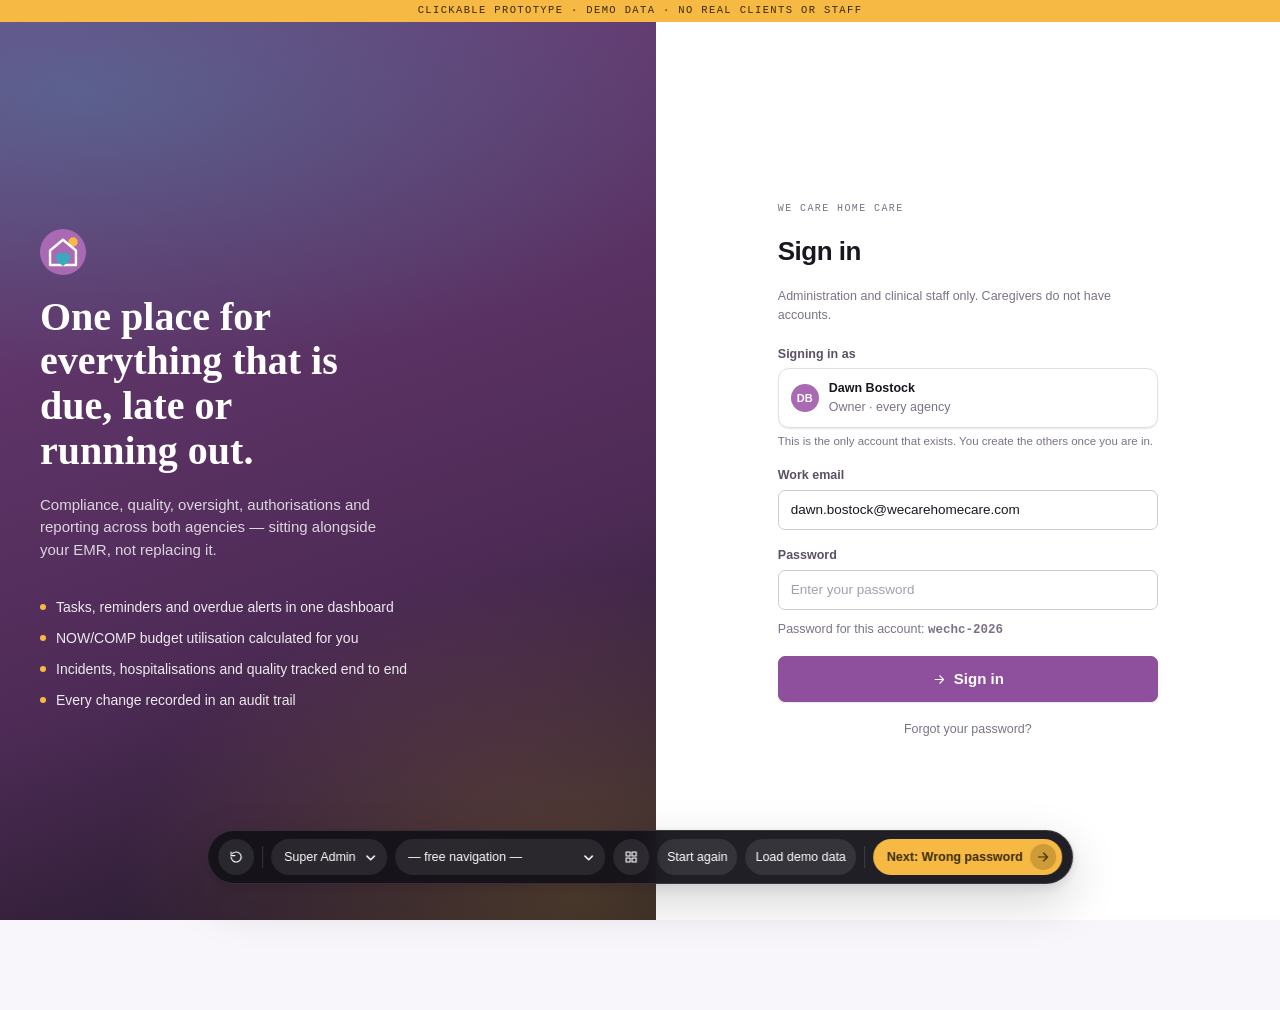
<file: prototype/index.html>
<!doctype html>
<html lang="en">
<head>
<meta charset="utf-8">
<meta name="viewport" content="width=device-width, initial-scale=1">
<meta name="robots" content="noindex, nofollow">
<title>We Care Home Care — Operations System (clickable prototype)</title>
<link rel="icon" href="assets/logo.svg">
<link rel="stylesheet" href="css/tokens.css">
<link rel="stylesheet" href="css/app.css">
<link rel="stylesheet" href="css/components.css">
</head>
<body>

<div class="demo-flag">Clickable prototype · demo data · no real clients or staff</div>

<div id="app"></div>
<div id="overlay" class="ovl" style="display:none"></div>
<div id="toasts" class="toast-wrap"></div>
<div id="chrome" class="chrome"></div>

<!-- plain scripts, no modules: this has to run from file:// -->
<script src="js/seed.js"></script>
<script src="js/demo.js"></script>
<script src="js/db.js"></script>
<script src="js/data.js"></script>
<script src="js/alerts.js"></script>
<script src="js/ui.js"></script>
<script src="js/app.js"></script>

<script src="js/screens/auth.js"></script>
<script src="js/screens/dashboard.js"></script>
<script src="js/screens/clients.js"></script>
<script src="js/screens/caregivers.js"></script>
<script src="js/screens/budget.js"></script>
<script src="js/screens/tasks.js"></script>
<script src="js/screens/incidents.js"></script>
<script src="js/screens/hospitalisations.js"></script>
<script src="js/screens/quality.js"></script>
<script src="js/screens/isp.js"></script>
<script src="js/screens/oversight.js"></script>
<script src="js/screens/calendar.js"></script>
<script src="js/screens/reports.js"></script>
<script src="js/screens/settings.js"></script>
<script src="js/screens/system.js"></script>
<script src="js/screens/setup.js"></script>

<script src="js/flows.js"></script>
<script>APP.boot();</script>
</body>
</html>
</file>
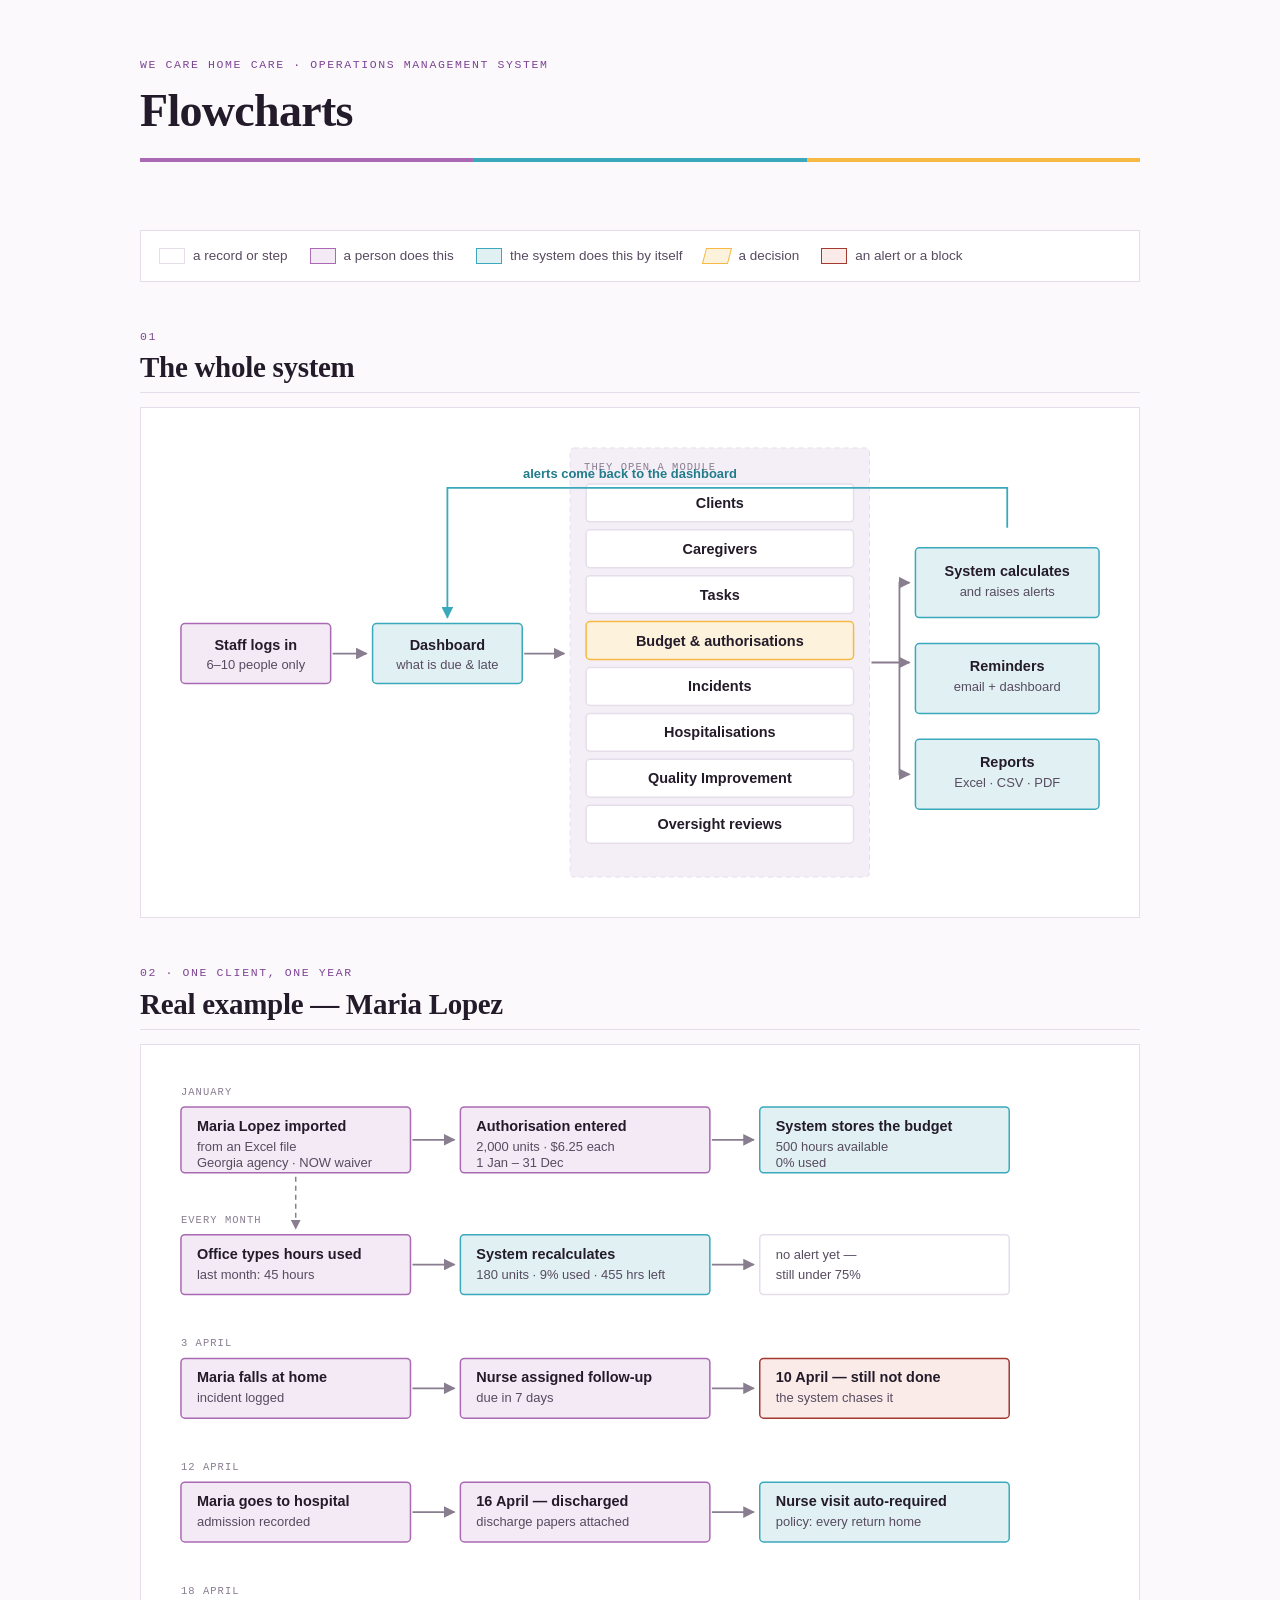
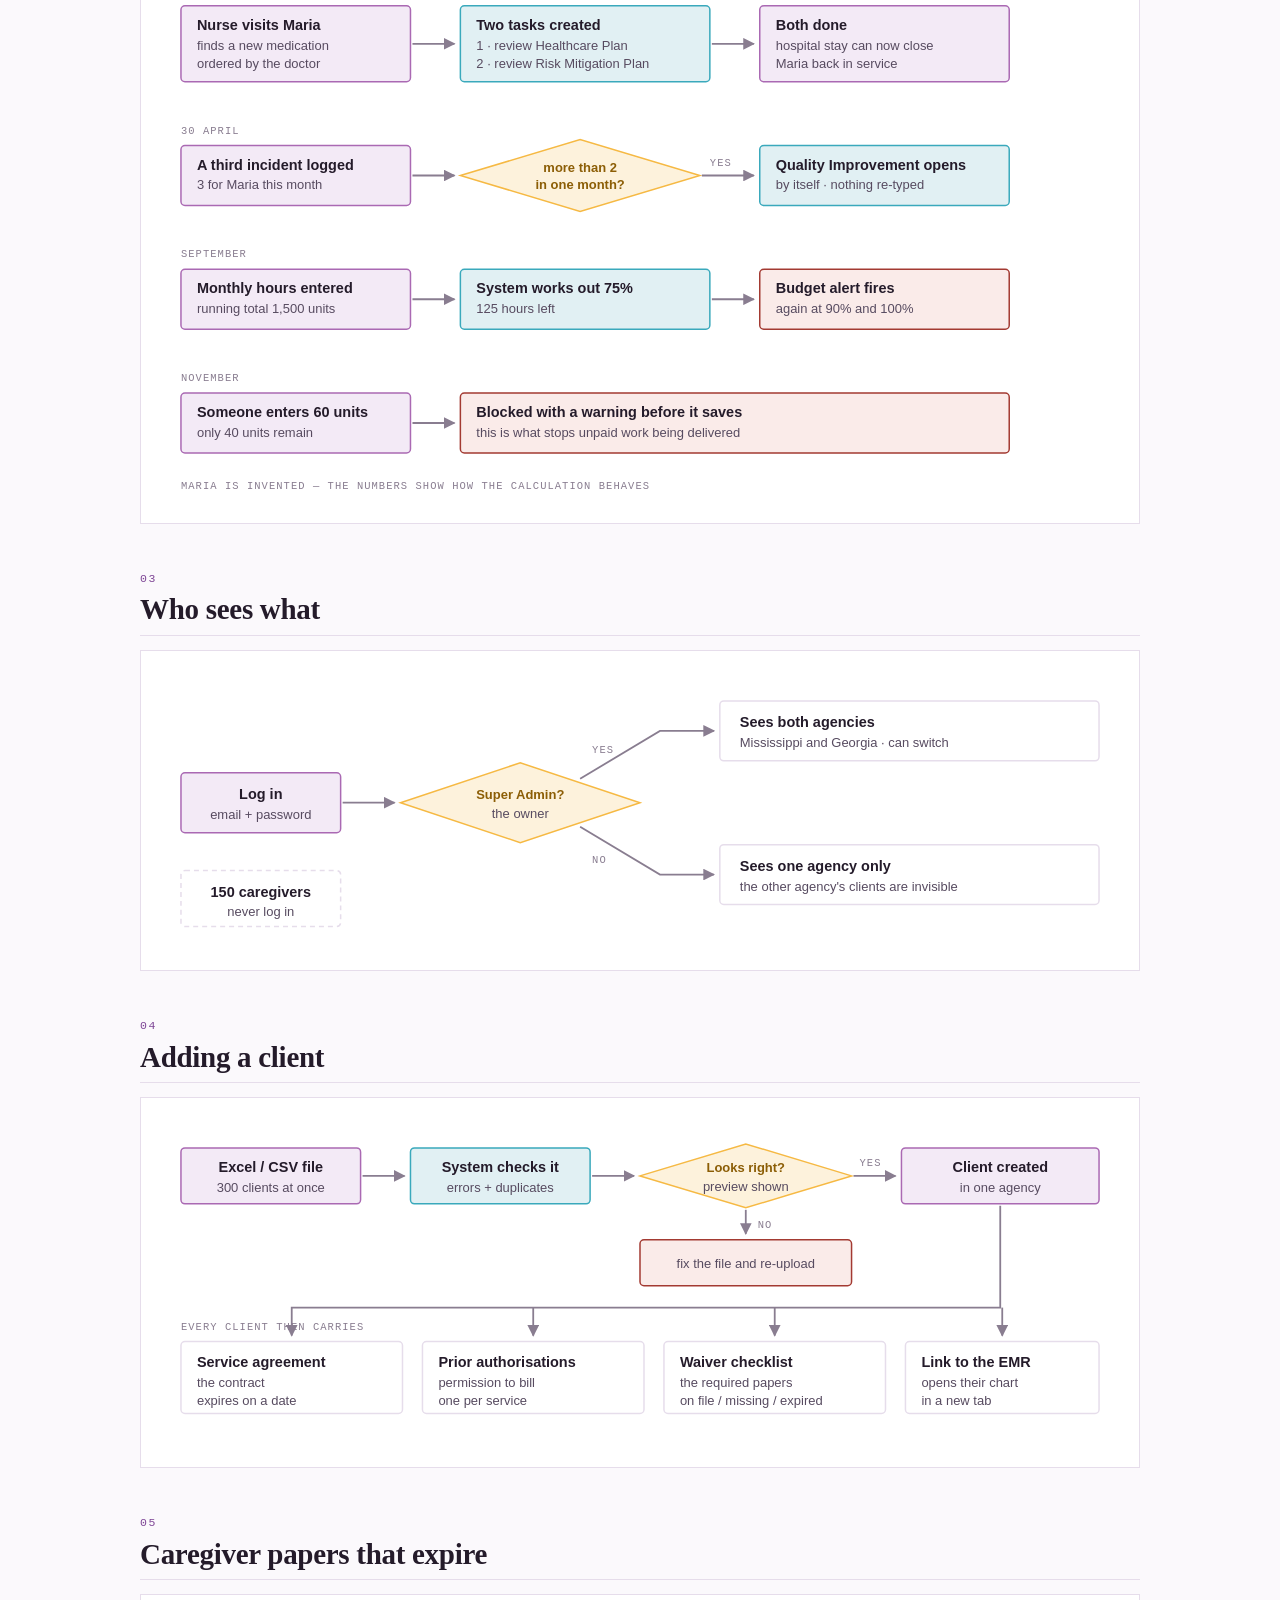
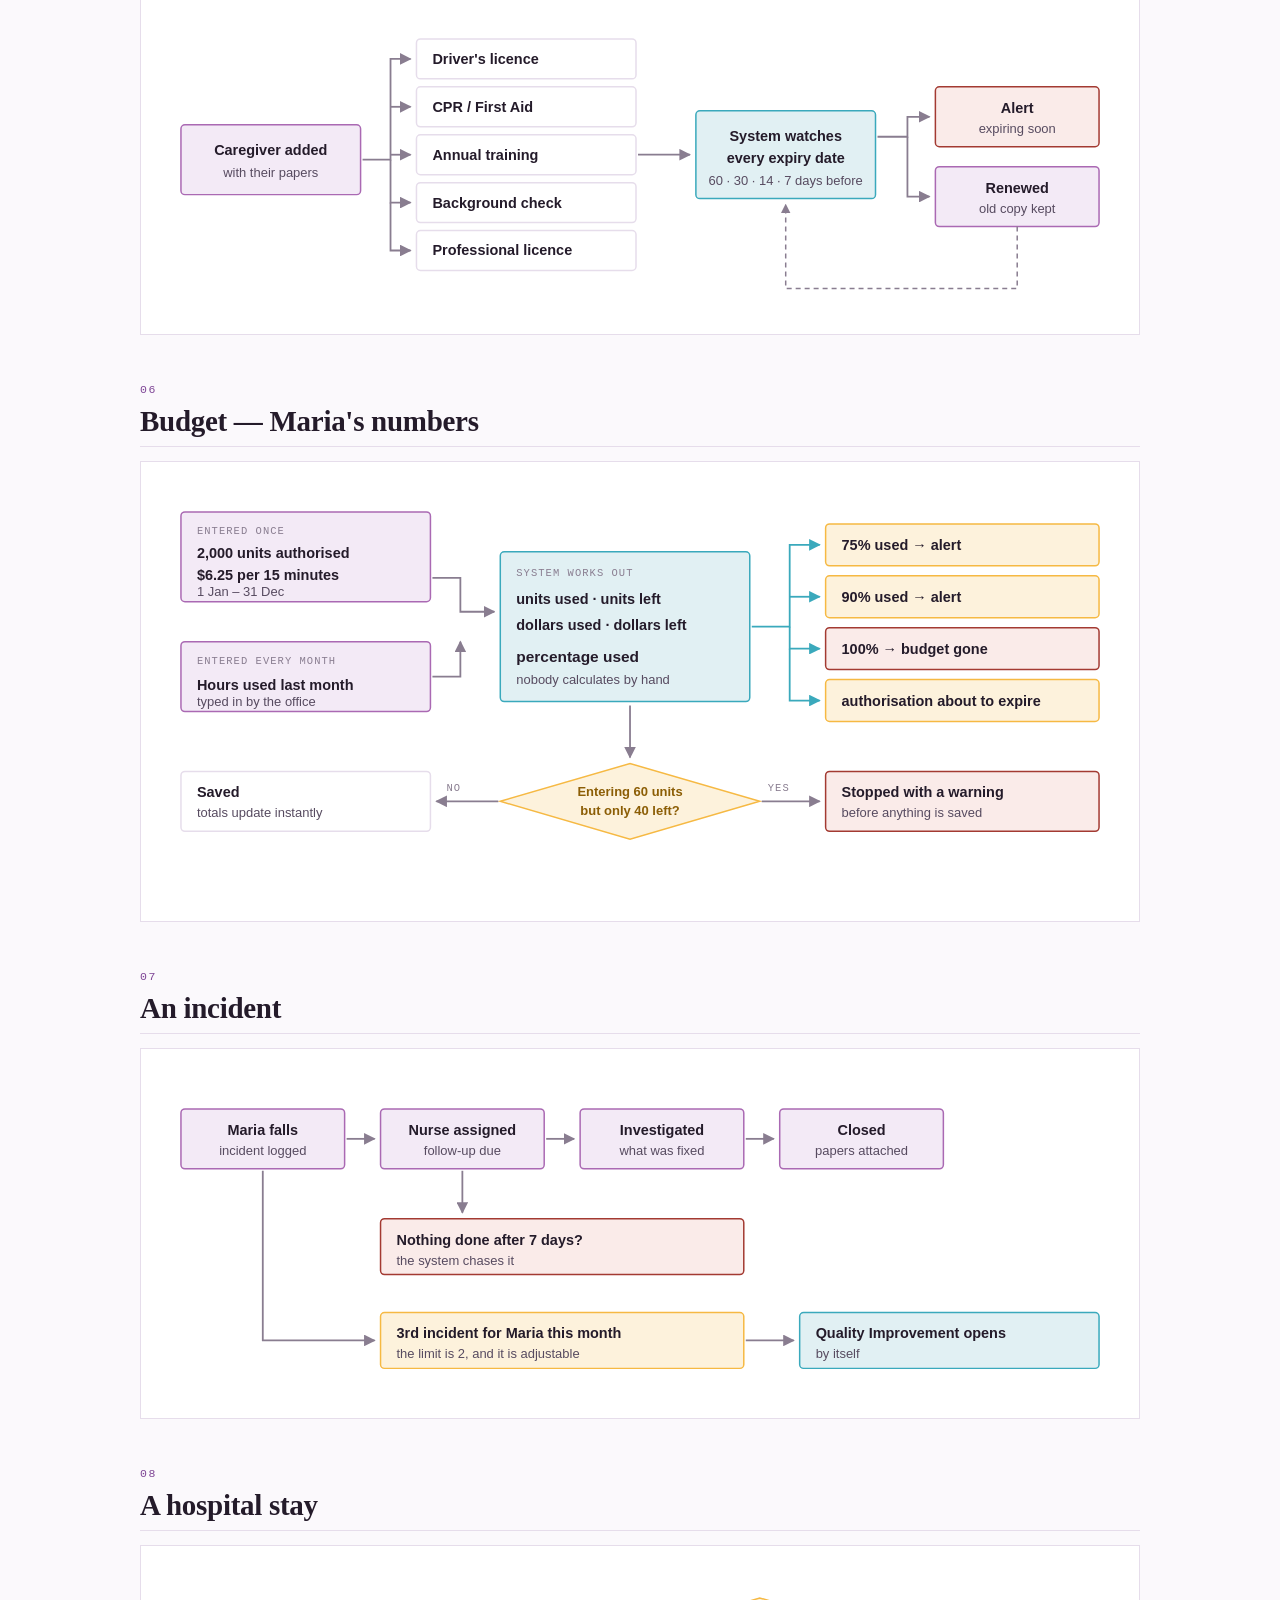
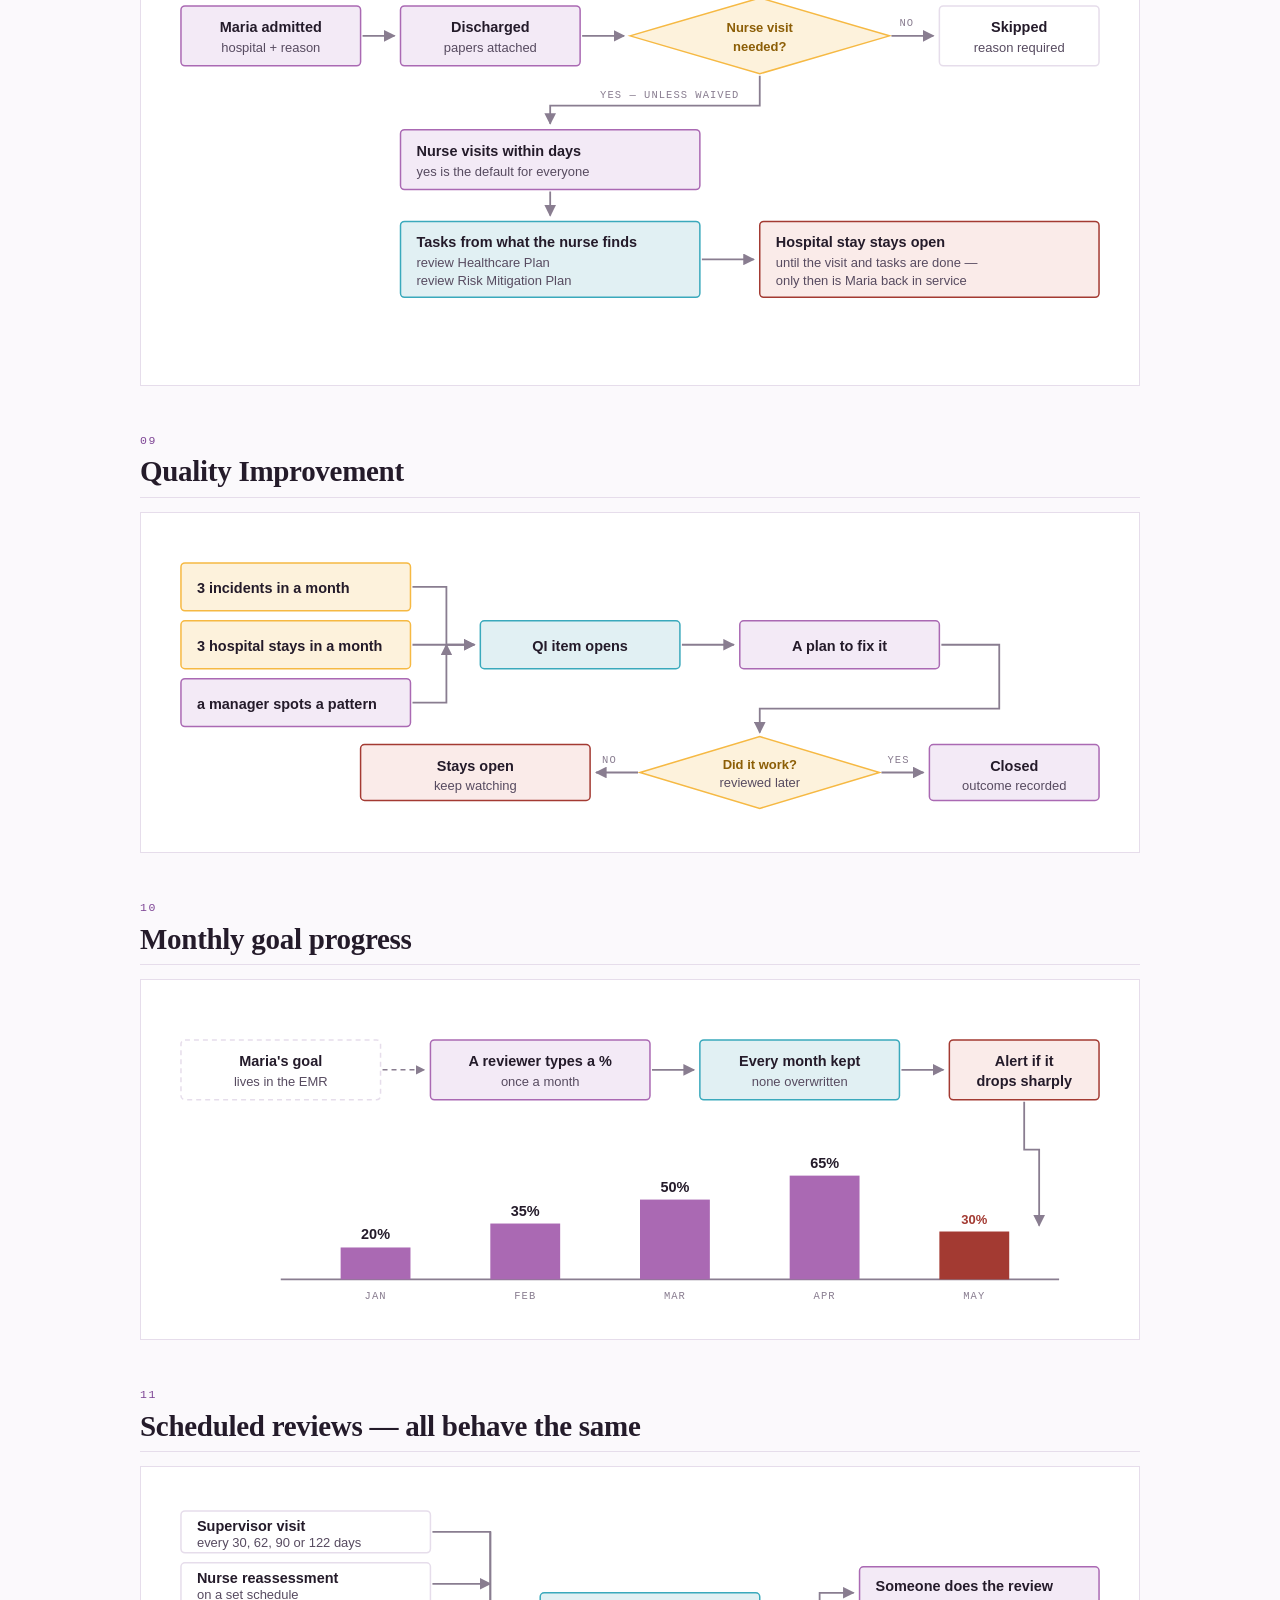
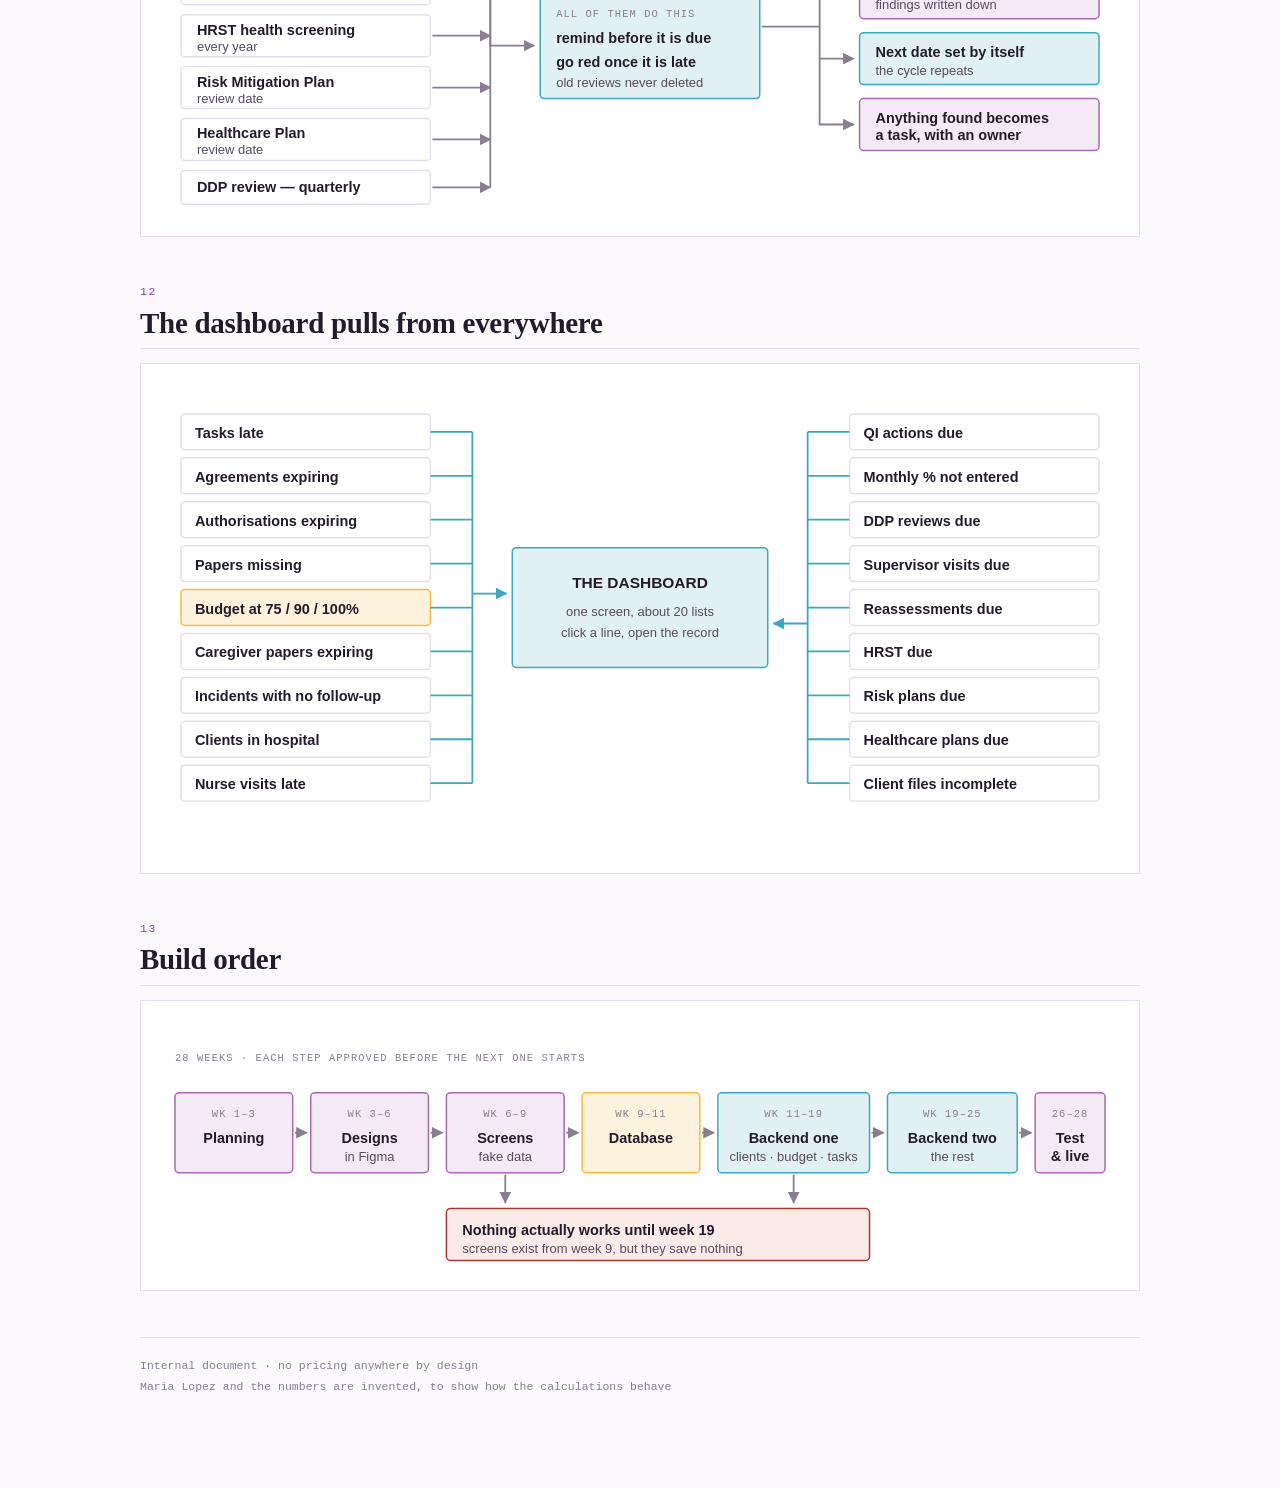
<file: SYSTEM-FLOWCHARTS.html>
<!doctype html>
<html lang="en">
<head>
<meta charset="utf-8">
<meta name="viewport" content="width=device-width, initial-scale=1">
<meta name="robots" content="noindex, nofollow">
<title>We Care Home Care — Flowcharts</title>

<style>
  :root {
    --ground:#FBF9FC; --surface:#FFFFFF; --surface-alt:#F4EFF7;
    --ink:#241B2A; --ink-soft:#574B60; --ink-mute:#897D90;
    --rule:#E6DDEB; --rule-soft:#F0E9F3;
    --plum:#7E4595; --plum-bright:#AA69B3; --plum-wash:#F3EAF6;
    --teal:#217C8B; --teal-bright:#3AA9BC; --teal-wash:#E1F0F3;
    --gold:#8C5E06; --gold-bright:#F6B943; --gold-wash:#FDF2DC;
    --stop:#A33A32; --stop-wash:#FAEBE9;
    --serif:"Iowan Old Style","Palatino Linotype",Palatino,"Book Antiqua",Georgia,serif;
    --sans:-apple-system,BlinkMacSystemFont,"Segoe UI",Roboto,"Helvetica Neue",Arial,sans-serif;
    --mono:ui-monospace,"SF Mono",SFMono-Regular,Menlo,Consolas,"Liberation Mono",monospace;
  }
  @media (prefers-color-scheme:dark){:root:not([data-theme="light"]){
    --ground:#15111A; --surface:#1E1825; --surface-alt:#271F2E;
    --ink:#EFE9F2; --ink-soft:#B7ABBF; --ink-mute:#8B8092;
    --rule:#3A3146; --rule-soft:#282130;
    --plum:#C793D6; --plum-bright:#B478C4; --plum-wash:#2F2338;
    --teal:#5CC3D4; --teal-bright:#45AFC2; --teal-wash:#182D33;
    --gold:#E9B45A; --gold-bright:#D9A03C; --gold-wash:#332818;
    --stop:#E58C82; --stop-wash:#35201D;
  }}
  :root[data-theme="dark"]{
    --ground:#15111A; --surface:#1E1825; --surface-alt:#271F2E;
    --ink:#EFE9F2; --ink-soft:#B7ABBF; --ink-mute:#8B8092;
    --rule:#3A3146; --rule-soft:#282130;
    --plum:#C793D6; --plum-bright:#B478C4; --plum-wash:#2F2338;
    --teal:#5CC3D4; --teal-bright:#45AFC2; --teal-wash:#182D33;
    --gold:#E9B45A; --gold-bright:#D9A03C; --gold-wash:#332818;
    --stop:#E58C82; --stop-wash:#35201D;
  }

  *{box-sizing:border-box}

  body{
    background:var(--ground); color:var(--ink); font-family:var(--sans);
    font-size:17px; line-height:1.6; margin:0; padding:0 20px 90px;
    -webkit-font-smoothing:antialiased;
  }

  .wrap{max-width:1000px; margin:0 auto; display:flex; flex-direction:column; gap:46px}

  .masthead{display:flex; flex-direction:column; gap:12px; padding:56px 0 22px}
  .masthead::after{
    content:""; display:block; height:4px; margin-top:10px;
    background:linear-gradient(90deg,var(--plum-bright) 0 33.33%,var(--teal-bright) 33.33% 66.66%,var(--gold-bright) 66.66% 100%);
  }
  .eyebrow{
    font-family:var(--mono); font-size:11.5px; letter-spacing:.14em;
    text-transform:uppercase; color:var(--plum); margin:0;
  }
  h1{
    font-family:var(--serif); font-size:clamp(32px,5.6vw,46px); line-height:1.08;
    font-weight:600; letter-spacing:-.015em; margin:0;
  }

  section{display:flex; flex-direction:column; gap:14px; scroll-margin-top:20px}

  .sec-head{display:flex; flex-direction:column; gap:5px; padding-bottom:8px; border-bottom:1px solid var(--rule)}

  h2{
    font-family:var(--serif); font-size:clamp(23px,3.4vw,29px); line-height:1.15;
    font-weight:600; letter-spacing:-.01em; margin:0;
  }

  .fig{border:1px solid var(--rule); background:var(--surface); overflow-x:auto; padding:20px}

  svg.dg{display:block; width:100%; height:auto; min-width:620px}
  svg.dg.wide{min-width:820px}

  .dg text{font-family:var(--sans)}
  .dg .box{fill:var(--surface); stroke:var(--rule); stroke-width:1.5}
  .dg .box-p{fill:var(--plum-wash); stroke:var(--plum-bright); stroke-width:1.5}
  .dg .box-t{fill:var(--teal-wash); stroke:var(--teal-bright); stroke-width:1.5}
  .dg .box-g{fill:var(--gold-wash); stroke:var(--gold-bright); stroke-width:1.5}
  .dg .box-s{fill:var(--stop-wash); stroke:var(--stop); stroke-width:1.5}
  .dg .grp{fill:var(--surface-alt); stroke:var(--rule); stroke-width:1; stroke-dasharray:5 4}
  .dg .t1{font-size:14.5px; fill:var(--ink); font-weight:650}
  .dg .t2{font-size:13px; fill:var(--ink-soft)}
  .dg .t3{font-size:15.5px; fill:var(--ink); font-weight:650}
  .dg .tm{font-family:var(--mono); font-size:10.5px; fill:var(--ink-mute); letter-spacing:.1em}
  .dg .tp{font-size:13px; fill:var(--plum); font-weight:650}
  .dg .tt{font-size:13px; fill:var(--teal); font-weight:650}
  .dg .tg{font-size:13px; fill:var(--gold); font-weight:650}
  .dg .tx{font-size:13px; fill:var(--stop); font-weight:650}
  .dg .e{stroke:var(--ink-mute); stroke-width:1.8; fill:none; marker-end:url(#ar)}
  .dg .et{stroke:var(--teal-bright); stroke-width:1.8; fill:none; marker-end:url(#art)}
  .dg .en{stroke:var(--ink-mute); stroke-width:1.8; fill:none}
  .dg .etn{stroke:var(--teal-bright); stroke-width:1.8; fill:none}
  .dg .ed{stroke:var(--ink-mute); stroke-width:1.5; fill:none; stroke-dasharray:5 4; marker-end:url(#ar)}
  .ah{fill:var(--ink-mute)} .aht{fill:var(--teal-bright)}

  .key-row{display:flex; flex-wrap:wrap; gap:8px 22px; padding:14px 18px; background:var(--surface); border:1px solid var(--rule)}
  .key{display:flex; align-items:center; gap:8px; font-size:13.5px; color:var(--ink-soft)}
  .key i{width:26px; height:16px; border:1.5px solid var(--rule); background:var(--surface); display:block; flex:none}
  .key i.p{background:var(--plum-wash); border-color:var(--plum-bright)}
  .key i.t{background:var(--teal-wash); border-color:var(--teal-bright)}
  .key i.g{background:var(--gold-wash); border-color:var(--gold-bright); transform:skewX(-15deg)}
  .key i.s{background:var(--stop-wash); border-color:var(--stop)}

  footer{
    border-top:1px solid var(--rule); padding-top:18px;
    font-family:var(--mono); font-size:11.5px; line-height:1.8; color:var(--ink-mute);
  }

  @media (max-width:640px){ body{font-size:16px} }
</style>
</head>
<body>

<svg width="0" height="0" style="position:absolute" aria-hidden="true">
  <defs>
    <marker id="ar" viewBox="0 0 10 10" refX="9" refY="5" markerWidth="6.5" markerHeight="6.5" orient="auto-start-reverse">
      <path d="M0 0 L10 5 L0 10 z" class="ah"/>
    </marker>
    <marker id="art" viewBox="0 0 10 10" refX="9" refY="5" markerWidth="6.5" markerHeight="6.5" orient="auto-start-reverse">
      <path d="M0 0 L10 5 L0 10 z" class="aht"/>
    </marker>
  </defs>
</svg>

<div class="wrap">

  <header class="masthead">
    <p class="eyebrow">We Care Home Care · Operations Management System</p>
    <h1>Flowcharts</h1>
  </header>

  <div class="key-row">
    <span class="key"><i></i> a record or step</span>
    <span class="key"><i class="p"></i> a person does this</span>
    <span class="key"><i class="t"></i> the system does this by itself</span>
    <span class="key"><i class="g"></i> a decision</span>
    <span class="key"><i class="s"></i> an alert or a block</span>
  </div>

  <!-- ============ 1 WHOLE SYSTEM ============ -->
  <section>
    <div class="sec-head"><p class="eyebrow">01</p><h2>The whole system</h2></div>
    <div class="fig">
      <svg class="dg wide" viewBox="0 0 960 470" role="img" aria-label="Whole system flow from login to reports">

        <rect class="box-p" x="20" y="196" width="150" height="60" rx="4"/>
        <text class="t1" x="95" y="222" text-anchor="middle">Staff logs in</text>
        <text class="t2" x="95" y="242" text-anchor="middle">6–10 people only</text>

        <rect class="box-t" x="212" y="196" width="150" height="60" rx="4"/>
        <text class="t1" x="287" y="222" text-anchor="middle">Dashboard</text>
        <text class="t2" x="287" y="242" text-anchor="middle">what is due &amp; late</text>

        <rect class="grp" x="410" y="20" width="300" height="430" rx="4"/>
        <text class="tm" x="424" y="42">THEY OPEN A MODULE</text>

        <rect class="box" x="426" y="56" width="268" height="38" rx="4"/>
        <text class="t1" x="560" y="80" text-anchor="middle">Clients</text>
        <rect class="box" x="426" y="102" width="268" height="38" rx="4"/>
        <text class="t1" x="560" y="126" text-anchor="middle">Caregivers</text>
        <rect class="box" x="426" y="148" width="268" height="38" rx="4"/>
        <text class="t1" x="560" y="172" text-anchor="middle">Tasks</text>
        <rect class="box-g" x="426" y="194" width="268" height="38" rx="4"/>
        <text class="t1" x="560" y="218" text-anchor="middle">Budget &amp; authorisations</text>
        <rect class="box" x="426" y="240" width="268" height="38" rx="4"/>
        <text class="t1" x="560" y="264" text-anchor="middle">Incidents</text>
        <rect class="box" x="426" y="286" width="268" height="38" rx="4"/>
        <text class="t1" x="560" y="310" text-anchor="middle">Hospitalisations</text>
        <rect class="box" x="426" y="332" width="268" height="38" rx="4"/>
        <text class="t1" x="560" y="356" text-anchor="middle">Quality Improvement</text>
        <rect class="box" x="426" y="378" width="268" height="38" rx="4"/>
        <text class="t1" x="560" y="402" text-anchor="middle">Oversight reviews</text>

        <rect class="box-t" x="756" y="120" width="184" height="70" rx="4"/>
        <text class="t1" x="848" y="148" text-anchor="middle">System calculates</text>
        <text class="t2" x="848" y="168" text-anchor="middle">and raises alerts</text>

        <rect class="box-t" x="756" y="216" width="184" height="70" rx="4"/>
        <text class="t1" x="848" y="244" text-anchor="middle">Reminders</text>
        <text class="t2" x="848" y="264" text-anchor="middle">email + dashboard</text>

        <rect class="box-t" x="756" y="312" width="184" height="70" rx="4"/>
        <text class="t1" x="848" y="340" text-anchor="middle">Reports</text>
        <text class="t2" x="848" y="360" text-anchor="middle">Excel · CSV · PDF</text>

        <path class="e" d="M172 226 L206 226"/>
        <path class="e" d="M364 226 L404 226"/>
        <path class="e" d="M712 235 L740 235 L740 155 L750 155"/>
        <path class="e" d="M740 235 L750 235"/>
        <path class="e" d="M740 235 L740 347 L750 347"/>
        <path class="et" d="M848 100 L848 60 L287 60 L287 190"/>
        <text class="tt" x="470" y="50" text-anchor="middle">alerts come back to the dashboard</text>
      </svg>
    </div>
  </section>

  <!-- ============ 2 REAL EXAMPLE ============ -->
  <section>
    <div class="sec-head">
      <p class="eyebrow">02 · one client, one year</p>
      <h2>Real example — Maria Lopez</h2>
    </div>
    <div class="fig">
      <svg class="dg wide" viewBox="0 0 960 1040" role="img" aria-label="One client walked through the whole system across a year">

        <text class="tm" x="20" y="30">JANUARY</text>
        <rect class="box-p" x="20" y="42" width="230" height="66" rx="4"/>
        <text class="t1" x="36" y="66">Maria Lopez imported</text>
        <text class="t2" x="36" y="86">from an Excel file</text>
        <text class="t2" x="36" y="102">Georgia agency · NOW waiver</text>

        <rect class="box-p" x="300" y="42" width="250" height="66" rx="4"/>
        <text class="t1" x="316" y="66">Authorisation entered</text>
        <text class="t2" x="316" y="86">2,000 units · $6.25 each</text>
        <text class="t2" x="316" y="102">1 Jan – 31 Dec</text>

        <rect class="box-t" x="600" y="42" width="250" height="66" rx="4"/>
        <text class="t1" x="616" y="66">System stores the budget</text>
        <text class="t2" x="616" y="86">500 hours available</text>
        <text class="t2" x="616" y="102">0% used</text>

        <path class="e" d="M252 75 L294 75"/>
        <path class="e" d="M552 75 L594 75"/>

        <text class="tm" x="20" y="158">EVERY MONTH</text>
        <rect class="box-p" x="20" y="170" width="230" height="60" rx="4"/>
        <text class="t1" x="36" y="194">Office types hours used</text>
        <text class="t2" x="36" y="214">last month: 45 hours</text>

        <rect class="box-t" x="300" y="170" width="250" height="60" rx="4"/>
        <text class="t1" x="316" y="194">System recalculates</text>
        <text class="t2" x="316" y="214">180 units · 9% used · 455 hrs left</text>

        <rect class="box" x="600" y="170" width="250" height="60" rx="4"/>
        <text class="t2" x="616" y="194">no alert yet —</text>
        <text class="t2" x="616" y="214">still under 75%</text>

        <path class="e" d="M252 200 L294 200"/>
        <path class="e" d="M552 200 L594 200"/>
        <path class="ed" d="M135 112 L135 164"/>

        <text class="tm" x="20" y="282">3 APRIL</text>
        <rect class="box-p" x="20" y="294" width="230" height="60" rx="4"/>
        <text class="t1" x="36" y="318">Maria falls at home</text>
        <text class="t2" x="36" y="338">incident logged</text>

        <rect class="box-p" x="300" y="294" width="250" height="60" rx="4"/>
        <text class="t1" x="316" y="318">Nurse assigned follow-up</text>
        <text class="t2" x="316" y="338">due in 7 days</text>

        <rect class="box-s" x="600" y="294" width="250" height="60" rx="4"/>
        <text class="t1" x="616" y="318">10 April — still not done</text>
        <text class="t2" x="616" y="338">the system chases it</text>

        <path class="e" d="M252 324 L294 324"/>
        <path class="e" d="M552 324 L594 324"/>

        <text class="tm" x="20" y="406">12 APRIL</text>
        <rect class="box-p" x="20" y="418" width="230" height="60" rx="4"/>
        <text class="t1" x="36" y="442">Maria goes to hospital</text>
        <text class="t2" x="36" y="462">admission recorded</text>

        <rect class="box-p" x="300" y="418" width="250" height="60" rx="4"/>
        <text class="t1" x="316" y="442">16 April — discharged</text>
        <text class="t2" x="316" y="462">discharge papers attached</text>

        <rect class="box-t" x="600" y="418" width="250" height="60" rx="4"/>
        <text class="t1" x="616" y="442">Nurse visit auto-required</text>
        <text class="t2" x="616" y="462">policy: every return home</text>

        <path class="e" d="M252 448 L294 448"/>
        <path class="e" d="M552 448 L594 448"/>

        <text class="tm" x="20" y="530">18 APRIL</text>
        <rect class="box-p" x="20" y="542" width="230" height="76" rx="4"/>
        <text class="t1" x="36" y="566">Nurse visits Maria</text>
        <text class="t2" x="36" y="586">finds a new medication</text>
        <text class="t2" x="36" y="604">ordered by the doctor</text>

        <rect class="box-t" x="300" y="542" width="250" height="76" rx="4"/>
        <text class="t1" x="316" y="566">Two tasks created</text>
        <text class="t2" x="316" y="586">1 · review Healthcare Plan</text>
        <text class="t2" x="316" y="604">2 · review Risk Mitigation Plan</text>

        <rect class="box-p" x="600" y="542" width="250" height="76" rx="4"/>
        <text class="t1" x="616" y="566">Both done</text>
        <text class="t2" x="616" y="586">hospital stay can now close</text>
        <text class="t2" x="616" y="604">Maria back in service</text>

        <path class="e" d="M252 580 L294 580"/>
        <path class="e" d="M552 580 L594 580"/>

        <text class="tm" x="20" y="670">30 APRIL</text>
        <rect class="box-p" x="20" y="682" width="230" height="60" rx="4"/>
        <text class="t1" x="36" y="706">A third incident logged</text>
        <text class="t2" x="36" y="726">3 for Maria this month</text>

        <path class="box-g" d="M300 712 L420 676 L540 712 L420 748 Z"/>
        <text class="tg" x="420" y="708" text-anchor="middle">more than 2</text>
        <text class="tg" x="420" y="726" text-anchor="middle">in one month?</text>

        <rect class="box-t" x="600" y="682" width="250" height="60" rx="4"/>
        <text class="t1" x="616" y="706">Quality Improvement opens</text>
        <text class="t2" x="616" y="726">by itself · nothing re-typed</text>

        <path class="e" d="M252 712 L294 712"/>
        <path class="e" d="M542 712 L594 712"/>
        <text class="tm" x="550" y="702">YES</text>

        <text class="tm" x="20" y="794">SEPTEMBER</text>
        <rect class="box-p" x="20" y="806" width="230" height="60" rx="4"/>
        <text class="t1" x="36" y="830">Monthly hours entered</text>
        <text class="t2" x="36" y="850">running total 1,500 units</text>

        <rect class="box-t" x="300" y="806" width="250" height="60" rx="4"/>
        <text class="t1" x="316" y="830">System works out 75%</text>
        <text class="t2" x="316" y="850">125 hours left</text>

        <rect class="box-s" x="600" y="806" width="250" height="60" rx="4"/>
        <text class="t1" x="616" y="830">Budget alert fires</text>
        <text class="t2" x="616" y="850">again at 90% and 100%</text>

        <path class="e" d="M252 836 L294 836"/>
        <path class="e" d="M552 836 L594 836"/>

        <text class="tm" x="20" y="918">NOVEMBER</text>
        <rect class="box-p" x="20" y="930" width="230" height="60" rx="4"/>
        <text class="t1" x="36" y="954">Someone enters 60 units</text>
        <text class="t2" x="36" y="974">only 40 units remain</text>

        <rect class="box-s" x="300" y="930" width="550" height="60" rx="4"/>
        <text class="t1" x="316" y="954">Blocked with a warning before it saves</text>
        <text class="t2" x="316" y="974">this is what stops unpaid work being delivered</text>

        <path class="e" d="M252 960 L294 960"/>

        <text class="tm" x="20" y="1026">MARIA IS INVENTED — THE NUMBERS SHOW HOW THE CALCULATION BEHAVES</text>
      </svg>
    </div>
  </section>

  <!-- ============ 3 LOGIN ============ -->
  <section>
    <div class="sec-head"><p class="eyebrow">03</p><h2>Who sees what</h2></div>
    <div class="fig">
      <svg class="dg" viewBox="0 0 960 280" role="img" aria-label="Login and agency scoping">
        <rect class="box-p" x="20" y="102" width="160" height="60" rx="4"/>
        <text class="t1" x="100" y="128" text-anchor="middle">Log in</text>
        <text class="t2" x="100" y="148" text-anchor="middle">email + password</text>

        <path class="box-g" d="M240 132 L360 92 L480 132 L360 172 Z"/>
        <text class="tg" x="360" y="128" text-anchor="middle">Super Admin?</text>
        <text class="t2" x="360" y="147" text-anchor="middle">the owner</text>

        <rect class="box" x="560" y="30" width="380" height="60" rx="4"/>
        <text class="t1" x="580" y="56">Sees both agencies</text>
        <text class="t2" x="580" y="76">Mississippi and Georgia · can switch</text>

        <rect class="box" x="560" y="174" width="380" height="60" rx="4"/>
        <text class="t1" x="580" y="200">Sees one agency only</text>
        <text class="t2" x="580" y="220">the other agency's clients are invisible</text>

        <path class="e" d="M182 132 L234 132"/>
        <path class="e" d="M420 108 L500 60 L554 60"/>
        <text class="tm" x="432" y="82">YES</text>
        <path class="e" d="M420 156 L500 204 L554 204"/>
        <text class="tm" x="432" y="192">NO</text>

        <rect class="box" x="20" y="200" width="160" height="56" rx="4" stroke-dasharray="5 4"/>
        <text class="t1" x="100" y="226" text-anchor="middle">150 caregivers</text>
        <text class="t2" x="100" y="246" text-anchor="middle">never log in</text>
      </svg>
    </div>
  </section>

  <!-- ============ 4 CLIENT ============ -->
  <section>
    <div class="sec-head"><p class="eyebrow">04</p><h2>Adding a client</h2></div>
    <div class="fig">
      <svg class="dg wide" viewBox="0 0 960 330" role="img" aria-label="Client import and what attaches to a client">
        <rect class="box-p" x="20" y="30" width="180" height="56" rx="4"/>
        <text class="t1" x="110" y="54" text-anchor="middle">Excel / CSV file</text>
        <text class="t2" x="110" y="74" text-anchor="middle">300 clients at once</text>

        <rect class="box-t" x="250" y="30" width="180" height="56" rx="4"/>
        <text class="t1" x="340" y="54" text-anchor="middle">System checks it</text>
        <text class="t2" x="340" y="74" text-anchor="middle">errors + duplicates</text>

        <path class="box-g" d="M480 58 L586 26 L692 58 L586 90 Z"/>
        <text class="tg" x="586" y="54" text-anchor="middle">Looks right?</text>
        <text class="t2" x="586" y="73" text-anchor="middle">preview shown</text>

        <rect class="box-p" x="742" y="30" width="198" height="56" rx="4"/>
        <text class="t1" x="841" y="54" text-anchor="middle">Client created</text>
        <text class="t2" x="841" y="74" text-anchor="middle">in one agency</text>

        <rect class="box-s" x="480" y="122" width="212" height="46" rx="4"/>
        <text class="t2" x="586" y="150" text-anchor="middle">fix the file and re-upload</text>

        <path class="e" d="M202 58 L244 58"/>
        <path class="e" d="M432 58 L474 58"/>
        <path class="e" d="M694 58 L736 58"/>
        <text class="tm" x="700" y="48">YES</text>
        <path class="e" d="M586 92 L586 116"/>
        <text class="tm" x="598" y="110">NO</text>

        <text class="tm" x="20" y="212">EVERY CLIENT THEN CARRIES</text>
        <rect class="box" x="20" y="224" width="222" height="72" rx="4"/>
        <text class="t1" x="36" y="250">Service agreement</text>
        <text class="t2" x="36" y="270">the contract</text>
        <text class="t2" x="36" y="288">expires on a date</text>

        <rect class="box" x="262" y="224" width="222" height="72" rx="4"/>
        <text class="t1" x="278" y="250">Prior authorisations</text>
        <text class="t2" x="278" y="270">permission to bill</text>
        <text class="t2" x="278" y="288">one per service</text>

        <rect class="box" x="504" y="224" width="222" height="72" rx="4"/>
        <text class="t1" x="520" y="250">Waiver checklist</text>
        <text class="t2" x="520" y="270">the required papers</text>
        <text class="t2" x="520" y="288">on file / missing / expired</text>

        <rect class="box" x="746" y="224" width="194" height="72" rx="4"/>
        <text class="t1" x="762" y="250">Link to the EMR</text>
        <text class="t2" x="762" y="270">opens their chart</text>
        <text class="t2" x="762" y="288">in a new tab</text>

        <path class="e" d="M841 88 L841 190 L131 190 L131 218"/>
        <path class="e" d="M373 190 L373 218"/>
        <path class="e" d="M615 190 L615 218"/>
        <path class="e" d="M843 190 L843 218"/>
      </svg>
    </div>
  </section>

  <!-- ============ 5 CAREGIVER ============ -->
  <section>
    <div class="sec-head"><p class="eyebrow">05</p><h2>Caregiver papers that expire</h2></div>
    <div class="fig">
      <svg class="dg" viewBox="0 0 960 300" role="img" aria-label="Caregiver credential expiry flow">
        <rect class="box-p" x="20" y="110" width="180" height="70" rx="4"/>
        <text class="t1" x="110" y="140" text-anchor="middle">Caregiver added</text>
        <text class="t2" x="110" y="162" text-anchor="middle">with their papers</text>

        <rect class="box" x="256" y="24" width="220" height="40" rx="4"/>
        <text class="t1" x="272" y="49">Driver's licence</text>
        <rect class="box" x="256" y="72" width="220" height="40" rx="4"/>
        <text class="t1" x="272" y="97">CPR / First Aid</text>
        <rect class="box" x="256" y="120" width="220" height="40" rx="4"/>
        <text class="t1" x="272" y="145">Annual training</text>
        <rect class="box" x="256" y="168" width="220" height="40" rx="4"/>
        <text class="t1" x="272" y="193">Background check</text>
        <rect class="box" x="256" y="216" width="220" height="40" rx="4"/>
        <text class="t1" x="272" y="241">Professional licence</text>

        <rect class="box-t" x="536" y="96" width="180" height="88" rx="4"/>
        <text class="t1" x="626" y="126" text-anchor="middle">System watches</text>
        <text class="t1" x="626" y="148" text-anchor="middle">every expiry date</text>
        <text class="t2" x="626" y="170" text-anchor="middle">60 · 30 · 14 · 7 days before</text>

        <rect class="box-s" x="776" y="72" width="164" height="60" rx="4"/>
        <text class="t1" x="858" y="98" text-anchor="middle">Alert</text>
        <text class="t2" x="858" y="118" text-anchor="middle">expiring soon</text>

        <rect class="box-p" x="776" y="152" width="164" height="60" rx="4"/>
        <text class="t1" x="858" y="178" text-anchor="middle">Renewed</text>
        <text class="t2" x="858" y="198" text-anchor="middle">old copy kept</text>

        <path class="e" d="M202 145 L230 145 L230 44 L250 44"/>
        <path class="e" d="M230 92 L250 92"/>
        <path class="e" d="M230 140 L250 140"/>
        <path class="e" d="M230 145 L230 188 L250 188"/>
        <path class="e" d="M230 188 L230 236 L250 236"/>
        <path class="e" d="M478 140 L530 140"/>
        <path class="e" d="M718 122 L748 122 L748 102 L770 102"/>
        <path class="e" d="M748 122 L748 182 L770 182"/>
        <path class="ed" d="M858 212 L858 274 L626 274 L626 190"/>
      </svg>
    </div>
  </section>

  <!-- ============ 6 BUDGET ============ -->
  <section>
    <div class="sec-head"><p class="eyebrow">06</p><h2>Budget — Maria's numbers</h2></div>
    <div class="fig">
      <svg class="dg wide" viewBox="0 0 960 420" role="img" aria-label="Budget calculation with real numbers">
        <rect class="box-p" x="20" y="30" width="250" height="90" rx="4"/>
        <text class="tm" x="36" y="52">ENTERED ONCE</text>
        <text class="t1" x="36" y="76">2,000 units authorised</text>
        <text class="t1" x="36" y="98">$6.25 per 15 minutes</text>
        <text class="t2" x="36" y="114">1 Jan – 31 Dec</text>

        <rect class="box-p" x="20" y="160" width="250" height="70" rx="4"/>
        <text class="tm" x="36" y="182">ENTERED EVERY MONTH</text>
        <text class="t1" x="36" y="208">Hours used last month</text>
        <text class="t2" x="36" y="224">typed in by the office</text>

        <rect class="box-t" x="340" y="70" width="250" height="150" rx="4"/>
        <text class="tm" x="356" y="94">SYSTEM WORKS OUT</text>
        <text class="t1" x="356" y="122">units used · units left</text>
        <text class="t1" x="356" y="148">dollars used · dollars left</text>
        <text class="t3" x="356" y="180">percentage used</text>
        <text class="t2" x="356" y="202">nobody calculates by hand</text>

        <rect class="box-g" x="666" y="42" width="274" height="42" rx="4"/>
        <text class="t1" x="682" y="68">75% used → alert</text>
        <rect class="box-g" x="666" y="94" width="274" height="42" rx="4"/>
        <text class="t1" x="682" y="120">90% used → alert</text>
        <rect class="box-s" x="666" y="146" width="274" height="42" rx="4"/>
        <text class="t1" x="682" y="172">100% → budget gone</text>
        <rect class="box-g" x="666" y="198" width="274" height="42" rx="4"/>
        <text class="t1" x="682" y="224">authorisation about to expire</text>

        <path class="e" d="M272 96 L300 96 L300 130 L334 130"/>
        <path class="e" d="M272 195 L300 195 L300 160"/>
        <path class="et" d="M592 145 L630 145 L630 63 L660 63"/>
        <path class="et" d="M630 115 L660 115"/>
        <path class="et" d="M630 145 L630 167 L660 167"/>
        <path class="et" d="M630 167 L630 219 L660 219"/>

        <path class="box-g" d="M340 320 L470 282 L600 320 L470 358 Z"/>
        <text class="tg" x="470" y="315" text-anchor="middle">Entering 60 units</text>
        <text class="tg" x="470" y="334" text-anchor="middle">but only 40 left?</text>

        <rect class="box-s" x="666" y="290" width="274" height="60" rx="4"/>
        <text class="t1" x="682" y="316">Stopped with a warning</text>
        <text class="t2" x="682" y="336">before anything is saved</text>

        <rect class="box" x="20" y="290" width="250" height="60" rx="4"/>
        <text class="t1" x="36" y="316">Saved</text>
        <text class="t2" x="36" y="336">totals update instantly</text>

        <path class="e" d="M602 320 L660 320"/>
        <text class="tm" x="608" y="310">YES</text>
        <path class="e" d="M338 320 L276 320"/>
        <text class="tm" x="286" y="310">NO</text>
        <path class="e" d="M470 224 L470 276"/>
      </svg>
    </div>
  </section>

  <!-- ============ 7 INCIDENT ============ -->
  <section>
    <div class="sec-head"><p class="eyebrow">07</p><h2>An incident</h2></div>
    <div class="fig">
      <svg class="dg wide" viewBox="0 0 960 330" role="img" aria-label="Incident flow with ageing alert and QI trigger">
        <rect class="box-p" x="20" y="40" width="164" height="60" rx="4"/>
        <text class="t1" x="102" y="66" text-anchor="middle">Maria falls</text>
        <text class="t2" x="102" y="86" text-anchor="middle">incident logged</text>

        <rect class="box-p" x="220" y="40" width="164" height="60" rx="4"/>
        <text class="t1" x="302" y="66" text-anchor="middle">Nurse assigned</text>
        <text class="t2" x="302" y="86" text-anchor="middle">follow-up due</text>

        <rect class="box-p" x="420" y="40" width="164" height="60" rx="4"/>
        <text class="t1" x="502" y="66" text-anchor="middle">Investigated</text>
        <text class="t2" x="502" y="86" text-anchor="middle">what was fixed</text>

        <rect class="box-p" x="620" y="40" width="164" height="60" rx="4"/>
        <text class="t1" x="702" y="66" text-anchor="middle">Closed</text>
        <text class="t2" x="702" y="86" text-anchor="middle">papers attached</text>

        <path class="e" d="M186 70 L214 70"/>
        <path class="e" d="M386 70 L414 70"/>
        <path class="e" d="M586 70 L614 70"/>

        <rect class="box-s" x="220" y="150" width="364" height="56" rx="4"/>
        <text class="t1" x="236" y="176">Nothing done after 7 days?</text>
        <text class="t2" x="236" y="196">the system chases it</text>

        <path class="e" d="M302 102 L302 144"/>

        <rect class="box-g" x="220" y="244" width="364" height="56" rx="4"/>
        <text class="t1" x="236" y="270">3rd incident for Maria this month</text>
        <text class="t2" x="236" y="290">the limit is 2, and it is adjustable</text>

        <rect class="box-t" x="640" y="244" width="300" height="56" rx="4"/>
        <text class="t1" x="656" y="270">Quality Improvement opens</text>
        <text class="t2" x="656" y="290">by itself</text>

        <path class="e" d="M102 102 L102 272 L214 272"/>
        <path class="e" d="M586 272 L634 272"/>
      </svg>
    </div>
  </section>

  <!-- ============ 8 HOSPITAL ============ -->
  <section>
    <div class="sec-head"><p class="eyebrow">08</p><h2>A hospital stay</h2></div>
    <div class="fig">
      <svg class="dg wide" viewBox="0 0 960 400" role="img" aria-label="Hospitalisation and nurse follow-up flow">
        <rect class="box-p" x="20" y="40" width="180" height="60" rx="4"/>
        <text class="t1" x="110" y="66" text-anchor="middle">Maria admitted</text>
        <text class="t2" x="110" y="86" text-anchor="middle">hospital + reason</text>

        <rect class="box-p" x="240" y="40" width="180" height="60" rx="4"/>
        <text class="t1" x="330" y="66" text-anchor="middle">Discharged</text>
        <text class="t2" x="330" y="86" text-anchor="middle">papers attached</text>

        <path class="box-g" d="M470 70 L600 32 L730 70 L600 108 Z"/>
        <text class="tg" x="600" y="66" text-anchor="middle">Nurse visit</text>
        <text class="tg" x="600" y="85" text-anchor="middle">needed?</text>

        <rect class="box" x="780" y="40" width="160" height="60" rx="4"/>
        <text class="t1" x="860" y="66" text-anchor="middle">Skipped</text>
        <text class="t2" x="860" y="86" text-anchor="middle">reason required</text>

        <path class="e" d="M202 70 L234 70"/>
        <path class="e" d="M422 70 L464 70"/>
        <path class="e" d="M732 70 L774 70"/>
        <text class="tm" x="740" y="60">NO</text>

        <rect class="box-p" x="240" y="164" width="300" height="60" rx="4"/>
        <text class="t1" x="256" y="190">Nurse visits within days</text>
        <text class="t2" x="256" y="210">yes is the default for everyone</text>

        <path class="e" d="M600 110 L600 140 L390 140 L390 158"/>
        <text class="tm" x="440" y="132">YES — UNLESS WAIVED</text>

        <rect class="box-t" x="240" y="256" width="300" height="76" rx="4"/>
        <text class="t1" x="256" y="282">Tasks from what the nurse finds</text>
        <text class="t2" x="256" y="302">review Healthcare Plan</text>
        <text class="t2" x="256" y="320">review Risk Mitigation Plan</text>

        <rect class="box-s" x="600" y="256" width="340" height="76" rx="4"/>
        <text class="t1" x="616" y="282">Hospital stay stays open</text>
        <text class="t2" x="616" y="302">until the visit and tasks are done —</text>
        <text class="t2" x="616" y="320">only then is Maria back in service</text>

        <path class="e" d="M390 226 L390 250"/>
        <path class="e" d="M542 294 L594 294"/>
      </svg>
    </div>
  </section>

  <!-- ============ 9 QI ============ -->
  <section>
    <div class="sec-head"><p class="eyebrow">09</p><h2>Quality Improvement</h2></div>
    <div class="fig">
      <svg class="dg wide" viewBox="0 0 960 300" role="img" aria-label="Quality improvement flow">
        <rect class="box-g" x="20" y="30" width="230" height="48" rx="4"/>
        <text class="t1" x="36" y="60">3 incidents in a month</text>
        <rect class="box-g" x="20" y="88" width="230" height="48" rx="4"/>
        <text class="t1" x="36" y="118">3 hospital stays in a month</text>
        <rect class="box-p" x="20" y="146" width="230" height="48" rx="4"/>
        <text class="t1" x="36" y="176">a manager spots a pattern</text>

        <rect class="box-t" x="320" y="88" width="200" height="48" rx="4"/>
        <text class="t1" x="420" y="118" text-anchor="middle">QI item opens</text>

        <rect class="box-p" x="580" y="88" width="200" height="48" rx="4"/>
        <text class="t1" x="680" y="118" text-anchor="middle">A plan to fix it</text>

        <path class="box-g" d="M480 240 L600 204 L720 240 L600 276 Z"/>
        <text class="tg" x="600" y="236" text-anchor="middle">Did it work?</text>
        <text class="t2" x="600" y="255" text-anchor="middle">reviewed later</text>

        <rect class="box-p" x="770" y="212" width="170" height="56" rx="4"/>
        <text class="t1" x="855" y="238" text-anchor="middle">Closed</text>
        <text class="t2" x="855" y="258" text-anchor="middle">outcome recorded</text>

        <rect class="box-s" x="200" y="212" width="230" height="56" rx="4"/>
        <text class="t1" x="315" y="238" text-anchor="middle">Stays open</text>
        <text class="t2" x="315" y="258" text-anchor="middle">keep watching</text>

        <path class="e" d="M252 54 L286 54 L286 112 L314 112"/>
        <path class="e" d="M252 112 L314 112"/>
        <path class="e" d="M252 170 L286 170 L286 112"/>
        <path class="e" d="M522 112 L574 112"/>
        <path class="e" d="M782 112 L840 112 L840 176 L600 176 L600 200"/>
        <path class="e" d="M722 240 L764 240"/>
        <text class="tm" x="728" y="230">YES</text>
        <path class="e" d="M478 240 L436 240"/>
        <text class="tm" x="442" y="230">NO</text>
      </svg>
    </div>
  </section>

  <!-- ============ 10 ISP ============ -->
  <section>
    <div class="sec-head"><p class="eyebrow">10</p><h2>Monthly goal progress</h2></div>
    <div class="fig">
      <svg class="dg wide" viewBox="0 0 960 320" role="img" aria-label="Monthly goal progress with a trend">
        <rect class="box" x="20" y="40" width="200" height="60" rx="4" stroke-dasharray="5 4"/>
        <text class="t1" x="120" y="66" text-anchor="middle">Maria's goal</text>
        <text class="t2" x="120" y="86" text-anchor="middle">lives in the EMR</text>

        <rect class="box-p" x="270" y="40" width="220" height="60" rx="4"/>
        <text class="t1" x="380" y="66" text-anchor="middle">A reviewer types a %</text>
        <text class="t2" x="380" y="86" text-anchor="middle">once a month</text>

        <rect class="box-t" x="540" y="40" width="200" height="60" rx="4"/>
        <text class="t1" x="640" y="66" text-anchor="middle">Every month kept</text>
        <text class="t2" x="640" y="86" text-anchor="middle">none overwritten</text>

        <rect class="box-s" x="790" y="40" width="150" height="60" rx="4"/>
        <text class="t1" x="865" y="66" text-anchor="middle">Alert if it</text>
        <text class="t1" x="865" y="86" text-anchor="middle">drops sharply</text>

        <path class="ed" d="M222 70 L264 70"/>
        <path class="e" d="M492 70 L534 70"/>
        <path class="e" d="M742 70 L784 70"/>

        <line class="en" x1="120" y1="280" x2="900" y2="280"/>
        <rect x="180" y="248" width="70" height="32" fill="var(--plum-bright)"/>
        <text class="t1" x="215" y="240" text-anchor="middle">20%</text>
        <text class="tm" x="215" y="300" text-anchor="middle">JAN</text>
        <rect x="330" y="224" width="70" height="56" fill="var(--plum-bright)"/>
        <text class="t1" x="365" y="216" text-anchor="middle">35%</text>
        <text class="tm" x="365" y="300" text-anchor="middle">FEB</text>
        <rect x="480" y="200" width="70" height="80" fill="var(--plum-bright)"/>
        <text class="t1" x="515" y="192" text-anchor="middle">50%</text>
        <text class="tm" x="515" y="300" text-anchor="middle">MAR</text>
        <rect x="630" y="176" width="70" height="104" fill="var(--plum-bright)"/>
        <text class="t1" x="665" y="168" text-anchor="middle">65%</text>
        <text class="tm" x="665" y="300" text-anchor="middle">APR</text>
        <rect x="780" y="232" width="70" height="48" fill="var(--stop)"/>
        <text class="tx" x="815" y="224" text-anchor="middle">30%</text>
        <text class="tm" x="815" y="300" text-anchor="middle">MAY</text>
        <path class="e" d="M865 102 L865 150 L880 150 L880 226"/>
      </svg>
    </div>
  </section>

  <!-- ============ 11 OVERSIGHT ============ -->
  <section>
    <div class="sec-head"><p class="eyebrow">11</p><h2>Scheduled reviews — all behave the same</h2></div>
    <div class="fig">
      <svg class="dg wide" viewBox="0 0 960 330" role="img" aria-label="Scheduled review types sharing one flow">
        <rect class="box" x="20" y="24" width="250" height="42" rx="4"/>
        <text class="t1" x="36" y="44">Supervisor visit</text>
        <text class="t2" x="36" y="60">every 30, 62, 90 or 122 days</text>
        <rect class="box" x="20" y="76" width="250" height="42" rx="4"/>
        <text class="t1" x="36" y="96">Nurse reassessment</text>
        <text class="t2" x="36" y="112">on a set schedule</text>
        <rect class="box" x="20" y="128" width="250" height="42" rx="4"/>
        <text class="t1" x="36" y="148">HRST health screening</text>
        <text class="t2" x="36" y="164">every year</text>
        <rect class="box" x="20" y="180" width="250" height="42" rx="4"/>
        <text class="t1" x="36" y="200">Risk Mitigation Plan</text>
        <text class="t2" x="36" y="216">review date</text>
        <rect class="box" x="20" y="232" width="250" height="42" rx="4"/>
        <text class="t1" x="36" y="252">Healthcare Plan</text>
        <text class="t2" x="36" y="268">review date</text>
        <rect class="box" x="20" y="284" width="250" height="34" rx="4"/>
        <text class="t1" x="36" y="306">DDP review — quarterly</text>

        <rect class="box-t" x="380" y="106" width="220" height="106" rx="4"/>
        <text class="tm" x="396" y="130">ALL OF THEM DO THIS</text>
        <text class="t1" x="396" y="156">remind before it is due</text>
        <text class="t1" x="396" y="180">go red once it is late</text>
        <text class="t2" x="396" y="200">old reviews never deleted</text>

        <rect class="box-p" x="700" y="80" width="240" height="52" rx="4"/>
        <text class="t1" x="716" y="104">Someone does the review</text>
        <text class="t2" x="716" y="122">findings written down</text>

        <rect class="box-t" x="700" y="146" width="240" height="52" rx="4"/>
        <text class="t1" x="716" y="170">Next date set by itself</text>
        <text class="t2" x="716" y="188">the cycle repeats</text>

        <rect class="box-p" x="700" y="212" width="240" height="52" rx="4"/>
        <text class="t1" x="716" y="236">Anything found becomes</text>
        <text class="t1" x="716" y="254">a task, with an owner</text>

        <path class="e" d="M272 45 L330 45 L330 159 L374 159"/>
        <path class="e" d="M272 97 L330 97"/>
        <path class="e" d="M272 149 L330 149"/>
        <path class="e" d="M272 201 L330 201"/>
        <path class="e" d="M272 253 L330 253"/>
        <path class="e" d="M272 301 L330 301"/>
        <path class="en" d="M330 45 L330 301"/>
        <path class="e" d="M602 140 L660 140 L660 106 L694 106"/>
        <path class="e" d="M660 140 L660 172 L694 172"/>
        <path class="e" d="M660 172 L660 238 L694 238"/>
      </svg>
    </div>
  </section>

  <!-- ============ 12 DASHBOARD ============ -->
  <section>
    <div class="sec-head"><p class="eyebrow">12</p><h2>The dashboard pulls from everywhere</h2></div>
    <div class="fig">
      <svg class="dg wide" viewBox="0 0 960 470" role="img" aria-label="Dashboard alert sources">
        <rect class="box" x="20" y="30" width="250" height="36" rx="4"/>
        <text class="t1" x="34" y="54">Tasks late</text>
        <rect class="box" x="20" y="74" width="250" height="36" rx="4"/>
        <text class="t1" x="34" y="98">Agreements expiring</text>
        <rect class="box" x="20" y="118" width="250" height="36" rx="4"/>
        <text class="t1" x="34" y="142">Authorisations expiring</text>
        <rect class="box" x="20" y="162" width="250" height="36" rx="4"/>
        <text class="t1" x="34" y="186">Papers missing</text>
        <rect class="box-g" x="20" y="206" width="250" height="36" rx="4"/>
        <text class="t1" x="34" y="230">Budget at 75 / 90 / 100%</text>
        <rect class="box" x="20" y="250" width="250" height="36" rx="4"/>
        <text class="t1" x="34" y="274">Caregiver papers expiring</text>
        <rect class="box" x="20" y="294" width="250" height="36" rx="4"/>
        <text class="t1" x="34" y="318">Incidents with no follow-up</text>
        <rect class="box" x="20" y="338" width="250" height="36" rx="4"/>
        <text class="t1" x="34" y="362">Clients in hospital</text>
        <rect class="box" x="20" y="382" width="250" height="36" rx="4"/>
        <text class="t1" x="34" y="406">Nurse visits late</text>

        <rect class="box" x="690" y="30" width="250" height="36" rx="4"/>
        <text class="t1" x="704" y="54">QI actions due</text>
        <rect class="box" x="690" y="74" width="250" height="36" rx="4"/>
        <text class="t1" x="704" y="98">Monthly % not entered</text>
        <rect class="box" x="690" y="118" width="250" height="36" rx="4"/>
        <text class="t1" x="704" y="142">DDP reviews due</text>
        <rect class="box" x="690" y="162" width="250" height="36" rx="4"/>
        <text class="t1" x="704" y="186">Supervisor visits due</text>
        <rect class="box" x="690" y="206" width="250" height="36" rx="4"/>
        <text class="t1" x="704" y="230">Reassessments due</text>
        <rect class="box" x="690" y="250" width="250" height="36" rx="4"/>
        <text class="t1" x="704" y="274">HRST due</text>
        <rect class="box" x="690" y="294" width="250" height="36" rx="4"/>
        <text class="t1" x="704" y="318">Risk plans due</text>
        <rect class="box" x="690" y="338" width="250" height="36" rx="4"/>
        <text class="t1" x="704" y="362">Healthcare plans due</text>
        <rect class="box" x="690" y="382" width="250" height="36" rx="4"/>
        <text class="t1" x="704" y="406">Client files incomplete</text>

        <rect class="box-t" x="352" y="164" width="256" height="120" rx="4"/>
        <text class="t3" x="480" y="204" text-anchor="middle">THE DASHBOARD</text>
        <text class="t2" x="480" y="232" text-anchor="middle">one screen, about 20 lists</text>
        <text class="t2" x="480" y="254" text-anchor="middle">click a line, open the record</text>

        <path class="etn" d="M270 48 L312 48"/>
        <path class="etn" d="M270 92 L312 92"/>
        <path class="etn" d="M270 136 L312 136"/>
        <path class="etn" d="M270 180 L312 180"/>
        <path class="etn" d="M270 224 L312 224"/>
        <path class="etn" d="M270 268 L312 268"/>
        <path class="etn" d="M270 312 L312 312"/>
        <path class="etn" d="M270 356 L312 356"/>
        <path class="etn" d="M270 400 L312 400"/>
        <path class="etn" d="M312 48 L312 400"/>
        <path class="et" d="M312 210 L346 210"/>

        <path class="etn" d="M690 48 L648 48"/>
        <path class="etn" d="M690 92 L648 92"/>
        <path class="etn" d="M690 136 L648 136"/>
        <path class="etn" d="M690 180 L648 180"/>
        <path class="etn" d="M690 224 L648 224"/>
        <path class="etn" d="M690 268 L648 268"/>
        <path class="etn" d="M690 312 L648 312"/>
        <path class="etn" d="M690 356 L648 356"/>
        <path class="etn" d="M690 400 L648 400"/>
        <path class="etn" d="M648 48 L648 400"/>
        <path class="et" d="M648 240 L614 240"/>
      </svg>
    </div>
  </section>

  <!-- ============ 13 BUILD ORDER ============ -->
  <section>
    <div class="sec-head"><p class="eyebrow">13</p><h2>Build order</h2></div>
    <div class="fig">
      <svg class="dg wide" viewBox="0 0 960 250" role="img" aria-label="Seven milestones in order">
        <text class="tm" x="14" y="40">28 WEEKS · EACH STEP APPROVED BEFORE THE NEXT ONE STARTS</text>

        <rect class="box-p" x="14" y="72" width="118" height="80" rx="4"/>
        <text class="tm" x="73" y="96" text-anchor="middle">WK 1–3</text>
        <text class="t1" x="73" y="122" text-anchor="middle">Planning</text>

        <rect class="box-p" x="150" y="72" width="118" height="80" rx="4"/>
        <text class="tm" x="209" y="96" text-anchor="middle">WK 3–6</text>
        <text class="t1" x="209" y="122" text-anchor="middle">Designs</text>
        <text class="t2" x="209" y="140" text-anchor="middle">in Figma</text>

        <rect class="box-p" x="286" y="72" width="118" height="80" rx="4"/>
        <text class="tm" x="345" y="96" text-anchor="middle">WK 6–9</text>
        <text class="t1" x="345" y="122" text-anchor="middle">Screens</text>
        <text class="t2" x="345" y="140" text-anchor="middle">fake data</text>

        <rect class="box-g" x="422" y="72" width="118" height="80" rx="4"/>
        <text class="tm" x="481" y="96" text-anchor="middle">WK 9–11</text>
        <text class="t1" x="481" y="122" text-anchor="middle">Database</text>

        <rect class="box-t" x="558" y="72" width="152" height="80" rx="4"/>
        <text class="tm" x="634" y="96" text-anchor="middle">WK 11–19</text>
        <text class="t1" x="634" y="122" text-anchor="middle">Backend one</text>
        <text class="t2" x="634" y="140" text-anchor="middle">clients · budget · tasks</text>

        <rect class="box-t" x="728" y="72" width="130" height="80" rx="4"/>
        <text class="tm" x="793" y="96" text-anchor="middle">WK 19–25</text>
        <text class="t1" x="793" y="122" text-anchor="middle">Backend two</text>
        <text class="t2" x="793" y="140" text-anchor="middle">the rest</text>

        <rect class="box-p" x="876" y="72" width="70" height="80" rx="4"/>
        <text class="tm" x="911" y="96" text-anchor="middle">26–28</text>
        <text class="t1" x="911" y="122" text-anchor="middle">Test</text>
        <text class="t1" x="911" y="140" text-anchor="middle">&amp; live</text>

        <path class="e" d="M134 112 L146 112"/>
        <path class="e" d="M270 112 L282 112"/>
        <path class="e" d="M406 112 L418 112"/>
        <path class="e" d="M542 112 L554 112"/>
        <path class="e" d="M712 112 L724 112"/>
        <path class="e" d="M860 112 L872 112"/>

        <rect class="box-s" x="286" y="188" width="424" height="52" rx="4"/>
        <text class="t1" x="302" y="214">Nothing actually works until week 19</text>
        <text class="t2" x="302" y="232">screens exist from week 9, but they save nothing</text>
        <path class="e" d="M345 154 L345 182"/>
        <path class="e" d="M634 154 L634 182"/>
      </svg>
    </div>
  </section>

  <footer>
    Internal document · no pricing anywhere by design<br>
    Maria Lopez and the numbers are invented, to show how the calculations behave
  </footer>

</div>
</body>
</html>
</file>
<file: prototype/css/tokens.css>
/* ============================================================
   We Care Home Care — design tokens
   Brand: purple #AA69B3 · teal #3AA9BC · gold #F6B943
   Light only. This is a product mock, not a document.
   ============================================================ */

:root {
  /* ---- purple (primary) ---- */
  --p-50:  #F9F3FB;
  --p-100: #F0E3F4;
  --p-200: #E0C7E8;
  --p-300: #C99BD6;
  --p-400: #B47FC6;
  --p-500: #AA69B3;
  --p-600: #8E4F9C;
  --p-700: #713E7C;
  --p-800: #4E2B56;

  /* ---- teal (secondary / system actions) ---- */
  --t-50:  #EAF6F8;
  --t-100: #D4ECF1;
  --t-200: #A7DAE4;
  --t-300: #6FC3D3;
  --t-400: #3AA9BC;
  --t-500: #2A8FA0;
  --t-600: #217585;
  --t-700: #1A5A66;

  /* ---- gold (warning / attention) ---- */
  --g-50:  #FEF8EA;
  --g-100: #FDEECD;
  --g-200: #FBDD9B;
  --g-300: #F6B943;
  --g-400: #D89C26;
  --g-500: #A9761A;
  --g-600: #8C5E06;

  /* ---- red (danger / overdue / blocked) ---- */
  --r-50:  #FDEEEC;
  --r-100: #FADCD7;
  --r-200: #F2B6AD;
  --r-400: #D9584A;
  --r-500: #C0392B;
  --r-600: #9C2C20;

  /* ---- green (good / complete) ---- */
  --gr-50:  #E9F7F0;
  --gr-100: #CDEDDD;
  --gr-400: #34A473;
  --gr-500: #1E8E5A;
  --gr-600: #166B44;

  /* ---- neutrals, biased slightly toward the brand purple ---- */
  --n-0:   #FFFFFF;
  --n-25:  #FCFBFD;
  --n-50:  #F8F6FA;
  --n-100: #F1EDF4;
  --n-200: #E4DEEA;
  --n-300: #CFC7D7;
  --n-400: #A79DB1;
  --n-500: #7C7286;
  --n-600: #5A5165;
  --n-700: #413A4A;
  --n-800: #2B2532;
  --n-900: #1A1620;

  /* ---- semantic ---- */
  --bg:            var(--n-50);
  --surface:       var(--n-0);
  --surface-sunk:  var(--n-100);
  --border:        var(--n-200);
  --border-strong: var(--n-300);
  --text:          var(--n-900);
  --text-soft:     var(--n-600);
  --text-mute:     var(--n-500);
  --text-invert:   var(--n-0);

  /* ---- type ---- */
  --sans: -apple-system, BlinkMacSystemFont, "Segoe UI", Roboto, "Helvetica Neue", Arial, sans-serif;
  --serif: "Iowan Old Style", "Palatino Linotype", Palatino, "Book Antiqua", Georgia, serif;
  --mono: ui-monospace, "SF Mono", SFMono-Regular, Menlo, Consolas, "Liberation Mono", monospace;

  --fs-xs:  11px;
  --fs-sm:  12.5px;
  --fs-md:  14px;
  --fs-lg:  16px;
  --fs-xl:  19px;
  --fs-2xl: 24px;
  --fs-3xl: 30px;

  /* ---- space ---- */
  --s-1: 4px;
  --s-2: 8px;
  --s-3: 12px;
  --s-4: 16px;
  --s-5: 20px;
  --s-6: 24px;
  --s-8: 32px;
  --s-10: 40px;
  --s-12: 48px;

  /* ---- radius ---- */
  --rad-sm: 4px;
  --rad:    7px;
  --rad-lg: 11px;
  --rad-full: 999px;

  /* ---- elevation ---- */
  --sh-1: 0 1px 2px rgba(26,22,32,.06), 0 1px 1px rgba(26,22,32,.04);
  --sh-2: 0 2px 6px rgba(26,22,32,.07), 0 1px 2px rgba(26,22,32,.05);
  --sh-3: 0 8px 24px rgba(26,22,32,.10), 0 2px 6px rgba(26,22,32,.06);
  --sh-4: 0 18px 48px rgba(26,22,32,.18), 0 4px 12px rgba(26,22,32,.10);

  /* ---- layout ---- */
  --sidebar-w: 232px;
  --topbar-h: 58px;
  --chrome-h: 64px;
}
</file>
<file: prototype/css/app.css>
/* ============================================================
   Shell — topbar, sidebar, page frame, demo chrome
   ============================================================ */

* { box-sizing: border-box; }

html, body { height: 100%; }

body {
  margin: 0;
  background: var(--bg);
  color: var(--text);
  font-family: var(--sans);
  font-size: var(--fs-md);
  line-height: 1.5;
  -webkit-font-smoothing: antialiased;
}

button, input, select, textarea { font: inherit; color: inherit; }

a { color: var(--p-600); }

/* ---------------- app frame ---------------- */

#app { min-height: 100%; padding-bottom: calc(var(--chrome-h) + 26px); }

.shell { display: grid; grid-template-columns: var(--sidebar-w) 1fr; min-height: 100vh; }

.shell--bare { grid-template-columns: 1fr; }

/* ---------------- sidebar ---------------- */

.sidebar {
  background: var(--n-900);
  color: var(--n-300);
  display: flex;
  flex-direction: column;
  gap: var(--s-1);
  padding: var(--s-4) var(--s-3) var(--s-8);
  position: sticky;
  top: 0;
  height: 100vh;
  overflow-y: auto;
}

.brandmark {
  display: flex;
  align-items: center;
  gap: 10px;
  padding: 4px 8px var(--s-5);
}

.brandmark .bm-txt { display: flex; flex-direction: column; line-height: 1.15; }
.brandmark .bm-1 {
  font-family: var(--serif);
  font-size: 15.5px;
  color: var(--n-0);
  letter-spacing: .01em;
}
.brandmark .bm-2 {
  font-family: var(--mono);
  font-size: 9px;
  letter-spacing: .16em;
  color: var(--p-300);
  text-transform: uppercase;
}

.nav-label {
  font-family: var(--mono);
  font-size: 9.5px;
  letter-spacing: .15em;
  text-transform: uppercase;
  color: var(--n-500);
  padding: var(--s-4) 8px var(--s-2);
}

.nav-item {
  display: flex;
  align-items: center;
  gap: 10px;
  padding: 7px 9px;
  border-radius: var(--rad);
  color: var(--n-300);
  font-size: 13.5px;
  cursor: pointer;
  border: 0;
  background: none;
  width: 100%;
  text-align: left;
  position: relative;
}

.nav-item:hover { background: rgba(255,255,255,.07); color: var(--n-0); }

.nav-item.is-active {
  background: var(--p-600);
  color: var(--n-0);
  font-weight: 600;
}

.nav-item .ico { width: 16px; height: 16px; flex: none; opacity: .85; }
.nav-item.is-active .ico { opacity: 1; }

.nav-item .pill {
  margin-left: auto;
  background: var(--r-500);
  color: #fff;
  font-size: 10.5px;
  font-weight: 700;
  padding: 1px 6px;
  border-radius: var(--rad-full);
  font-variant-numeric: tabular-nums;
}

.nav-item.is-active .pill { background: rgba(0,0,0,.28); }

.nav-item[disabled] { opacity: .32; cursor: not-allowed; }
.nav-item[disabled]:hover { background: none; color: var(--n-300); }

.nav-foot {
  margin-top: auto;
  padding: var(--s-4) 8px 0;
  border-top: 1px solid rgba(255,255,255,.09);
  display: flex;
  flex-direction: column;
  gap: 3px;
}

.nav-foot .who { font-size: 12.5px; color: var(--n-0); font-weight: 600; }
.nav-foot .whorole { font-size: 11px; color: var(--n-500); }

/* ---------------- topbar ---------------- */

.main { display: flex; flex-direction: column; min-width: 0; }

.topbar {
  height: var(--topbar-h);
  background: var(--surface);
  border-bottom: 1px solid var(--border);
  display: flex;
  align-items: center;
  gap: var(--s-4);
  padding: 0 var(--s-6);
  position: sticky;
  top: 0;
  z-index: 20;
}

.crumb { font-size: 13px; color: var(--text-mute); display: flex; align-items: center; gap: 7px; }
.crumb b { color: var(--text); font-weight: 600; }

.topbar-spacer { flex: 1; }

.agency-switch {
  display: flex;
  align-items: center;
  gap: 2px;
  background: var(--surface-sunk);
  border-radius: var(--rad);
  padding: 3px;
}

.agency-switch button {
  border: 0;
  background: none;
  padding: 4px 11px;
  border-radius: var(--rad-sm);
  font-size: 12.5px;
  color: var(--text-soft);
  cursor: pointer;
  white-space: nowrap;
}

.agency-switch button.on {
  background: var(--surface);
  color: var(--p-700);
  font-weight: 650;
  box-shadow: var(--sh-1);
}

.searchbox {
  display: flex;
  align-items: center;
  gap: 8px;
  background: var(--surface-sunk);
  border: 1px solid transparent;
  border-radius: var(--rad);
  padding: 6px 12px;
  width: 230px;
  color: var(--text-mute);
  font-size: 13px;
  cursor: text;
}

.avatar {
  width: 30px; height: 30px;
  border-radius: var(--rad-full);
  background: var(--p-500);
  color: #fff;
  display: grid;
  place-items: center;
  font-size: 12px;
  font-weight: 700;
  cursor: pointer;
  flex: none;
}

/* ---------------- page ---------------- */

.page { padding: var(--s-6) var(--s-6) var(--s-12); display: flex; flex-direction: column; gap: var(--s-5); }
.page--narrow { max-width: 860px; }

.page-head { display: flex; align-items: flex-start; gap: var(--s-4); flex-wrap: wrap; }
.page-head .ph-txt { display: flex; flex-direction: column; gap: 3px; min-width: 0; }
.page-head h1 {
  margin: 0;
  font-size: var(--fs-2xl);
  font-weight: 650;
  letter-spacing: -.015em;
}
.page-head .sub { font-size: 13.5px; color: var(--text-mute); }
.page-head .ph-actions { margin-left: auto; display: flex; gap: var(--s-2); flex-wrap: wrap; }

.eyebrow-m {
  font-family: var(--mono);
  font-size: 10px;
  letter-spacing: .14em;
  text-transform: uppercase;
  color: var(--text-mute);
}

.grid { display: grid; gap: var(--s-4); }
.grid-2 { grid-template-columns: repeat(2, minmax(0,1fr)); }
.grid-3 { grid-template-columns: repeat(3, minmax(0,1fr)); }
.grid-4 { grid-template-columns: repeat(4, minmax(0,1fr)); }
.grid-sb { grid-template-columns: minmax(0,1fr) 320px; align-items: start; }

@media (max-width: 1180px) {
  .grid-4 { grid-template-columns: repeat(2, minmax(0,1fr)); }
  .grid-sb { grid-template-columns: 1fr; }
}
@media (max-width: 900px) {
  .grid-2, .grid-3 { grid-template-columns: 1fr; }
  .shell { grid-template-columns: 1fr; }
  .sidebar { position: static; height: auto; }
}

/* ---------------- auth screens ---------------- */

.auth {
  min-height: 100vh;
  display: grid;
  grid-template-columns: 1.05fr 1fr;
}

@media (max-width: 900px) { .auth { grid-template-columns: 1fr; } }

.auth-art {
  background:
    radial-gradient(1100px 460px at 12% 8%, rgba(58,169,188,.34), transparent 62%),
    radial-gradient(760px 520px at 88% 96%, rgba(246,185,67,.22), transparent 60%),
    linear-gradient(160deg, var(--p-700), var(--p-800) 62%, var(--n-900));
  color: #fff;
  padding: var(--s-12) var(--s-10);
  display: flex;
  flex-direction: column;
  justify-content: center;
  gap: var(--s-5);
}

.auth-art h2 {
  font-family: var(--serif);
  font-size: clamp(28px, 3.4vw, 40px);
  line-height: 1.12;
  margin: 0;
  font-weight: 600;
  max-width: 15ch;
}

.auth-art p { margin: 0; color: rgba(255,255,255,.8); max-width: 44ch; font-size: 15px; }

.auth-art .bullets { display: flex; flex-direction: column; gap: 10px; margin-top: var(--s-4); }
.auth-art .bullets div { display: flex; gap: 10px; align-items: flex-start; font-size: 14px; color: rgba(255,255,255,.9); }
.auth-art .bullets .dot { width: 6px; height: 6px; border-radius: 50%; background: var(--g-300); margin-top: 7px; flex: none; }

.auth-form {
  display: flex;
  flex-direction: column;
  justify-content: center;
  padding: var(--s-12) var(--s-10);
  gap: var(--s-5);
  background: var(--surface);
}

.auth-form .inner { width: 100%; max-width: 380px; margin: 0 auto; display: flex; flex-direction: column; gap: var(--s-4); }

/* ---------------- demo chrome ---------------- */

.chrome {
  position: fixed;
  left: 50%;
  bottom: 16px;
  transform: translateX(-50%);
  z-index: 300;
  display: flex;
  align-items: center;
  gap: var(--s-2);
  background: rgba(20,17,25,.94);
  backdrop-filter: blur(14px);
  -webkit-backdrop-filter: blur(14px);
  border: 1px solid rgba(255,255,255,.12);
  border-radius: var(--rad-full);
  padding: 8px 10px;
  box-shadow: var(--sh-4);
  max-width: calc(100vw - 32px);
}

.chrome-btn {
  border: 0;
  background: rgba(255,255,255,.09);
  color: #fff;
  height: 36px;
  min-width: 36px;
  padding: 0 10px;
  border-radius: var(--rad-full);
  cursor: pointer;
  display: inline-flex;
  align-items: center;
  gap: 7px;
  font-size: 12.5px;
  white-space: nowrap;
}

.chrome-btn:hover { background: rgba(255,255,255,.18); }
.chrome-btn svg { width: 15px; height: 15px; }

.chrome-btn--next {
  background: var(--g-300);
  color: #3A2A05;
  font-weight: 650;
  padding: 0 6px 0 14px;
  max-width: 340px;
}
.chrome-btn--next:hover { background: #FFC65B; }
.chrome-btn--next .lbl { overflow: hidden; text-overflow: ellipsis; white-space: nowrap; }
.chrome-btn--next .go {
  width: 26px; height: 26px; border-radius: 50%;
  background: rgba(0,0,0,.16); display: grid; place-items: center; flex: none;
}
.chrome-btn--next[disabled] { opacity: .45; cursor: default; }

.chrome-sel {
  height: 36px;
  border-radius: var(--rad-full);
  background: rgba(255,255,255,.09);
  color: #fff;
  border: 0;
  padding: 0 30px 0 13px;
  font-size: 12.5px;
  cursor: pointer;
  max-width: 210px;
  appearance: none;
  background-image: url("data:image/svg+xml;utf8,<svg xmlns='http://www.w3.org/2000/svg' viewBox='0 0 12 12'><path d='M2 4.5 L6 8.5 L10 4.5' fill='none' stroke='white' stroke-width='1.6' stroke-linecap='round'/></svg>");
  background-repeat: no-repeat;
  background-position: right 11px center;
  background-size: 11px;
}

.chrome-sel option { background: #1b1622; color: #fff; }

.chrome-step {
  font-family: var(--mono);
  font-size: 11px;
  color: rgba(255,255,255,.55);
  padding: 0 4px;
  white-space: nowrap;
  font-variant-numeric: tabular-nums;
}

.chrome-div { width: 1px; height: 22px; background: rgba(255,255,255,.14); flex: none; }

.demo-flag {
  position: fixed;
  top: 0; left: 0; right: 0;
  z-index: 400;
  background: var(--g-300);
  color: #3A2A05;
  font-family: var(--mono);
  font-size: 10.5px;
  letter-spacing: .13em;
  text-transform: uppercase;
  text-align: center;
  padding: 3px 8px;
  pointer-events: none;
}

body { padding-top: 20px; }
.topbar { top: 20px; }
.sidebar { top: 20px; height: calc(100vh - 20px); }

/* ---------------- screen index overlay ---------------- */

.ovl {
  position: fixed;
  inset: 0;
  z-index: 350;
  background: rgba(16,13,20,.72);
  backdrop-filter: blur(6px);
  -webkit-backdrop-filter: blur(6px);
  overflow-y: auto;
  padding: 46px 24px 110px;
}

.ovl-inner { max-width: 1080px; margin: 0 auto; display: flex; flex-direction: column; gap: var(--s-5); }

.ovl-head { display: flex; align-items: center; gap: var(--s-4); color: #fff; }
.ovl-head h2 { margin: 0; font-family: var(--serif); font-size: 26px; font-weight: 600; }
.ovl-head .x {
  margin-left: auto; border: 0; background: rgba(255,255,255,.12); color: #fff;
  width: 34px; height: 34px; border-radius: 50%; cursor: pointer; font-size: 17px;
}

.ovl-group { display: flex; flex-direction: column; gap: 9px; }
.ovl-group h3 {
  margin: 0;
  font-family: var(--mono);
  font-size: 10px;
  letter-spacing: .15em;
  text-transform: uppercase;
  color: rgba(255,255,255,.5);
}
.ovl-grid { display: grid; grid-template-columns: repeat(auto-fill, minmax(200px, 1fr)); gap: 8px; }

.ovl-card {
  background: rgba(255,255,255,.07);
  border: 1px solid rgba(255,255,255,.12);
  border-radius: var(--rad);
  padding: 11px 13px;
  color: #fff;
  cursor: pointer;
  text-align: left;
  display: flex;
  flex-direction: column;
  gap: 3px;
}
.ovl-card:hover { background: rgba(255,255,255,.15); border-color: rgba(255,255,255,.3); }
.ovl-card .t { font-size: 13.5px; font-weight: 600; }
.ovl-card .i { font-family: var(--mono); font-size: 9.5px; color: rgba(255,255,255,.45); }
.ovl-card.is-here { border-color: var(--g-300); background: rgba(246,185,67,.16); }

/* ---------------- toast ---------------- */

.toast-wrap {
  position: fixed;
  right: 20px;
  bottom: calc(var(--chrome-h) + 28px);
  z-index: 320;
  display: flex;
  flex-direction: column;
  gap: 8px;
  align-items: flex-end;
}

.toast {
  background: var(--n-900);
  color: #fff;
  border-radius: var(--rad);
  padding: 11px 15px;
  box-shadow: var(--sh-3);
  font-size: 13px;
  display: flex;
  gap: 10px;
  align-items: flex-start;
  max-width: 360px;
  animation: toastIn .22s ease-out;
}

.toast .tdot { width: 7px; height: 7px; border-radius: 50%; margin-top: 6px; flex: none; background: var(--t-300); }
.toast.warn .tdot { background: var(--g-300); }
.toast.bad .tdot { background: var(--r-400); }
.toast b { display: block; font-weight: 650; }
.toast span { color: rgba(255,255,255,.72); }

@keyframes toastIn { from { opacity: 0; transform: translateY(8px); } to { opacity: 1; transform: none; } }

@media (prefers-reduced-motion: reduce) {
  .toast { animation: none; }
  * { transition: none !important; }
}
</file>
<file: prototype/css/components.css>
/* ============================================================
   Components — cards, tables, forms, badges, charts, modals
   ============================================================ */

/* ---------------- icons ---------------- */

/* Every icon carries .ico, so nothing can render at its natural size.
   Variants are modifiers on top and work in any container. */
svg.ico { width: 16px; height: 16px; flex: none; }
svg.ico.bi { width: 20px; height: 20px; }
svg.ico.ei { width: 46px; height: 46px; opacity: .38; }
.clist-row > svg.ico, .stat svg.ico { color: var(--n-400); }

/* ---------------- card ---------------- */

.card {
  background: var(--surface);
  border: 1px solid var(--border);
  border-radius: var(--rad-lg);
  box-shadow: var(--sh-1);
  display: flex;
  flex-direction: column;
  min-width: 0;
}

.card-head {
  display: flex;
  align-items: center;
  gap: var(--s-3);
  padding: var(--s-4) var(--s-5);
  border-bottom: 1px solid var(--border);
}

.card-head h3 { margin: 0; font-size: var(--fs-lg); font-weight: 650; letter-spacing: -.01em; }
.card-head .sub { font-size: 12.5px; color: var(--text-mute); }
.card-head .spacer { flex: 1; }

.card-body { padding: var(--s-5); display: flex; flex-direction: column; gap: var(--s-4); }
.card-body--flush { padding: 0; }

.card-foot {
  padding: var(--s-3) var(--s-5);
  border-top: 1px solid var(--border);
  display: flex;
  align-items: center;
  gap: var(--s-2);
  background: var(--n-25);
  border-radius: 0 0 var(--rad-lg) var(--rad-lg);
}

.card--click { cursor: pointer; transition: box-shadow .12s, border-color .12s, transform .12s; }
.card--click:hover { box-shadow: var(--sh-2); border-color: var(--border-strong); transform: translateY(-1px); }

/* ---------------- stat tiles ---------------- */

.stat {
  background: var(--surface);
  border: 1px solid var(--border);
  border-radius: var(--rad-lg);
  padding: var(--s-4) var(--s-5);
  display: flex;
  flex-direction: column;
  gap: 4px;
  cursor: pointer;
  position: relative;
  overflow: hidden;
}

.stat:hover { border-color: var(--border-strong); box-shadow: var(--sh-2); }

.stat::before { content: ""; position: absolute; left: 0; top: 0; bottom: 0; width: 3px; background: var(--n-300); }
.stat.is-bad::before  { background: var(--r-500); }
.stat.is-warn::before { background: var(--g-300); }
.stat.is-ok::before   { background: var(--gr-500); }
.stat.is-info::before { background: var(--t-400); }

.stat .k {
  font-family: var(--mono);
  font-size: 10px;
  letter-spacing: .12em;
  text-transform: uppercase;
  color: var(--text-mute);
}
.stat .v { font-size: 27px; font-weight: 680; letter-spacing: -.02em; font-variant-numeric: tabular-nums; line-height: 1.1; }
.stat .n { font-size: 12.5px; color: var(--text-soft); }
.stat.is-bad .v  { color: var(--r-600); }
.stat.is-warn .v { color: var(--g-600); }

/* ---------------- badges ---------------- */

.badge {
  display: inline-flex;
  align-items: center;
  gap: 5px;
  font-size: 11.5px;
  font-weight: 600;
  padding: 2px 9px;
  border-radius: var(--rad-full);
  white-space: nowrap;
  border: 1px solid transparent;
}

.badge .bd { width: 6px; height: 6px; border-radius: 50%; background: currentColor; flex: none; }

.badge--ok      { background: var(--gr-50); color: var(--gr-600); border-color: var(--gr-100); }
.badge--warn    { background: var(--g-50);  color: var(--g-600);  border-color: var(--g-100); }
.badge--bad     { background: var(--r-50);  color: var(--r-600);  border-color: var(--r-100); }
.badge--info    { background: var(--t-50);  color: var(--t-600);  border-color: var(--t-100); }
.badge--plum    { background: var(--p-50);  color: var(--p-700);  border-color: var(--p-100); }
.badge--neutral { background: var(--n-100); color: var(--n-600);  border-color: var(--n-200); }

/* ---------------- buttons ---------------- */

.btn {
  display: inline-flex;
  align-items: center;
  justify-content: center;
  gap: 7px;
  border: 1px solid var(--border-strong);
  background: var(--surface);
  color: var(--text);
  padding: 8px 14px;
  border-radius: var(--rad);
  font-size: 13.5px;
  font-weight: 600;
  cursor: pointer;
  white-space: nowrap;
  box-shadow: var(--sh-1);
}

.btn:hover { background: var(--n-50); border-color: var(--n-400); }
.btn:focus-visible { outline: 2px solid var(--p-500); outline-offset: 2px; }

.btn--primary {
  background: var(--p-600);
  border-color: var(--p-600);
  color: #fff;
}
.btn--primary:hover { background: var(--p-700); border-color: var(--p-700); }

.btn--teal { background: var(--t-500); border-color: var(--t-500); color: #fff; }
.btn--teal:hover { background: var(--t-600); border-color: var(--t-600); }

.btn--danger { background: var(--r-500); border-color: var(--r-500); color: #fff; }
.btn--danger:hover { background: var(--r-600); border-color: var(--r-600); }

.btn--ghost { background: none; border-color: transparent; box-shadow: none; color: var(--text-soft); }
.btn--ghost:hover { background: var(--n-100); border-color: transparent; }

.btn--sm { padding: 5px 10px; font-size: 12.5px; }
.btn--lg { padding: 11px 20px; font-size: 15px; }
.btn--block { width: 100%; }

.btn svg { width: 15px; height: 15px; }

/* ---------------- tables ---------------- */

.tbl-wrap { overflow-x: auto; border-radius: 0 0 var(--rad-lg) var(--rad-lg); }

table.tbl { width: 100%; border-collapse: collapse; font-size: 13.5px; min-width: 640px; }

table.tbl th {
  text-align: left;
  font-family: var(--mono);
  font-size: 10px;
  letter-spacing: .12em;
  text-transform: uppercase;
  color: var(--text-mute);
  font-weight: 500;
  padding: 10px var(--s-5);
  background: var(--n-25);
  border-bottom: 1px solid var(--border);
  white-space: nowrap;
}

table.tbl td {
  padding: 11px var(--s-5);
  border-bottom: 1px solid var(--n-100);
  vertical-align: middle;
}

table.tbl tbody tr:last-child td { border-bottom: 0; }
table.tbl tbody tr { cursor: pointer; }
table.tbl tbody tr:hover { background: var(--p-50); }

table.tbl td.num { font-variant-numeric: tabular-nums; white-space: nowrap; }
table.tbl td.right { text-align: right; }
table.tbl .nm { font-weight: 600; }
table.tbl .sub2 { font-size: 12px; color: var(--text-mute); }

.rowmain { display: flex; align-items: center; gap: 10px; }

.ava-sm {
  width: 28px; height: 28px; border-radius: var(--rad-full);
  display: grid; place-items: center;
  font-size: 11px; font-weight: 700; color: #fff; flex: none;
  background: var(--p-500);
}
.ava-sm.c2 { background: var(--t-500); }
.ava-sm.c3 { background: var(--g-400); color: #3A2A05; }
.ava-sm.c4 { background: var(--n-500); }

/* ---------------- forms ---------------- */

.field { display: flex; flex-direction: column; gap: 5px; min-width: 0; }

.field > label {
  font-size: 12.5px;
  font-weight: 600;
  color: var(--text-soft);
}

.field .hint { font-size: 11.5px; color: var(--text-mute); }

.input, .select, .textarea {
  border: 1px solid var(--border-strong);
  background: var(--surface);
  border-radius: var(--rad);
  padding: 9px 12px;
  font-size: 13.5px;
  width: 100%;
  color: var(--text);
}

.input:focus, .select:focus, .textarea:focus {
  outline: none;
  border-color: var(--p-500);
  box-shadow: 0 0 0 3px var(--p-100);
}

.input::placeholder { color: var(--n-400); }
.textarea { min-height: 88px; resize: vertical; }

/* Native pickers, made to sit at the same height as a text field
   and to tint their calendar button with the brand purple. */
.input--date {
  min-height: 37px;
  font-family: inherit;
  cursor: pointer;
}
.input--date::-webkit-calendar-picker-indicator {
  cursor: pointer;
  opacity: .45;
}
/* No background tint here — it paints over the calendar glyph itself. */
.input--date::-webkit-calendar-picker-indicator:hover { opacity: .9; }
.input--date::-webkit-datetime-edit { padding: 0; }
.input--date:invalid { color: var(--n-400); }

.select {
  appearance: none;
  padding-right: 32px;
  background-image: url("data:image/svg+xml;utf8,<svg xmlns='http://www.w3.org/2000/svg' viewBox='0 0 12 12'><path d='M2 4.5 L6 8.5 L10 4.5' fill='none' stroke='%235A5165' stroke-width='1.6' stroke-linecap='round'/></svg>");
  background-repeat: no-repeat;
  background-position: right 11px center;
  background-size: 11px;
  cursor: pointer;
}

.field.is-bad .input, .field.is-bad .select { border-color: var(--r-500); }
.field.is-bad .input:focus { box-shadow: 0 0 0 3px var(--r-100); }

.field-err {
  font-size: 12.5px;
  color: var(--r-600);
  font-weight: 600;
  display: flex;
  align-items: flex-start;
  gap: 6px;
}

.form-grid { display: grid; grid-template-columns: repeat(2, minmax(0,1fr)); gap: var(--s-4); }
@media (max-width: 760px) { .form-grid { grid-template-columns: 1fr; } }
.form-grid .span2 { grid-column: 1 / -1; }

.check { display: flex; align-items: flex-start; gap: 9px; cursor: pointer; font-size: 13.5px; }
.check .bx {
  width: 17px; height: 17px; border-radius: 4px;
  border: 1.5px solid var(--border-strong); flex: none; margin-top: 1px;
  display: grid; place-items: center; background: var(--surface);
}
.check.on .bx { background: var(--p-600); border-color: var(--p-600); }
.check.on .bx svg { display: block; }
.check .bx svg { display: none; width: 11px; height: 11px; }

.radio-row { display: flex; gap: var(--s-2); flex-wrap: wrap; }
.radio-chip {
  border: 1px solid var(--border-strong);
  background: var(--surface);
  border-radius: var(--rad-full);
  padding: 6px 14px;
  font-size: 13px;
  cursor: pointer;
}
.radio-chip.on { background: var(--p-600); border-color: var(--p-600); color: #fff; font-weight: 600; }

/* ---------------- filter bar ---------------- */

.filters {
  display: flex;
  align-items: center;
  gap: var(--s-2);
  flex-wrap: wrap;
  padding: var(--s-3) var(--s-5);
  border-bottom: 1px solid var(--border);
  background: var(--n-25);
}

.fchip {
  display: inline-flex;
  align-items: center;
  gap: 6px;
  border: 1px solid var(--border-strong);
  background: var(--surface);
  border-radius: var(--rad-full);
  padding: 5px 12px;
  font-size: 12.5px;
  cursor: pointer;
  color: var(--text-soft);
}
.fchip:hover { border-color: var(--n-400); }
.fchip.on { background: var(--p-600); border-color: var(--p-600); color: #fff; font-weight: 600; }
.fchip .ct { font-variant-numeric: tabular-nums; opacity: .7; }

/* ---------------- alert banners ---------------- */

.banner {
  display: flex;
  gap: var(--s-3);
  padding: var(--s-4) var(--s-5);
  border-radius: var(--rad-lg);
  border: 1px solid;
  align-items: flex-start;
}

.banner .bi { margin-top: 1px; }
.banner .bt { display: flex; flex-direction: column; gap: 3px; min-width: 0; }
.banner b { font-size: 14px; font-weight: 650; }
.banner span { font-size: 13px; }
.banner .ba { margin-left: auto; display: flex; gap: 8px; flex: none; }

.banner--bad  { background: var(--r-50);  border-color: var(--r-200);  color: var(--r-600); }
.banner--warn { background: var(--g-50);  border-color: var(--g-200);  color: var(--g-600); }
.banner--info { background: var(--t-50);  border-color: var(--t-200);  color: var(--t-600); }
.banner--ok   { background: var(--gr-50); border-color: var(--gr-100); color: var(--gr-600); }
.banner span { color: var(--text-soft); }

/* ---------------- meters / progress ---------------- */

.meter { display: flex; flex-direction: column; gap: 6px; }
.meter-top { display: flex; align-items: baseline; gap: 8px; font-size: 12.5px; color: var(--text-soft); }
.meter-top .pc { margin-left: auto; font-weight: 700; font-size: 15px; color: var(--text); font-variant-numeric: tabular-nums; }

.meter-track {
  height: 10px;
  background: var(--n-200);
  border-radius: var(--rad-full);
  overflow: hidden;
  position: relative;
}

.meter-fill { height: 100%; background: var(--t-400); border-radius: var(--rad-full); }
.meter-fill.warn { background: var(--g-300); }
.meter-fill.bad  { background: var(--r-500); }

.meter-marks { position: relative; height: 14px; }
.meter-mark {
  position: absolute;
  top: 0;
  transform: translateX(-50%);
  font-family: var(--mono);
  font-size: 9px;
  color: var(--text-mute);
}
.meter-mark::before {
  content: "";
  position: absolute;
  left: 50%;
  top: -14px;
  width: 1px;
  height: 12px;
  background: var(--n-300);
}

/* ---------------- timeline ---------------- */

.tl { display: flex; flex-direction: column; }
.tl-item { display: grid; grid-template-columns: 22px 1fr; gap: var(--s-3); padding-bottom: var(--s-4); position: relative; }
.tl-item:last-child { padding-bottom: 0; }
.tl-item::after {
  content: ""; position: absolute; left: 10px; top: 20px; bottom: 0; width: 1.5px; background: var(--border);
}
.tl-item:last-child::after { display: none; }
.tl-dot {
  width: 21px; height: 21px; border-radius: 50%;
  background: var(--surface); border: 2px solid var(--n-300);
  z-index: 1; display: grid; place-items: center;
}
.tl-dot.ok   { border-color: var(--gr-500); background: var(--gr-500); }
.tl-dot.now  { border-color: var(--p-600); background: var(--p-600); }
.tl-dot.bad  { border-color: var(--r-500); background: var(--r-500); }
.tl-dot svg { width: 11px; height: 11px; }
.tl-body { display: flex; flex-direction: column; gap: 2px; padding-top: 1px; }
.tl-body b { font-size: 13.5px; font-weight: 650; }
.tl-body span { font-size: 12.5px; color: var(--text-mute); }

/* ---------------- key/value list ---------------- */

.kv { display: grid; grid-template-columns: 148px 1fr; gap: 9px var(--s-4); font-size: 13.5px; }
.kv dt { color: var(--text-mute); font-size: 12.5px; }
.kv dd { margin: 0; font-weight: 550; }
@media (max-width: 620px) { .kv { grid-template-columns: 1fr; gap: 2px; } .kv dd { margin-bottom: 8px; } }

/* ---------------- bar chart ---------------- */

.bars { display: flex; align-items: flex-end; gap: 10px; height: 150px; padding-top: 22px; }
.bar-col { flex: 1; display: flex; flex-direction: column; align-items: center; gap: 7px; height: 100%; justify-content: flex-end; min-width: 0; }
.bar-v {
  width: 100%;
  max-width: 54px;
  background: var(--p-400);
  border-radius: 4px 4px 0 0;
  position: relative;
  min-height: 3px;
}
.bar-v.bad { background: var(--r-500); }
.bar-v .lab {
  position: absolute; top: -20px; left: 50%; transform: translateX(-50%);
  font-size: 12px; font-weight: 700; font-variant-numeric: tabular-nums; color: var(--text);
}
.bar-x { font-family: var(--mono); font-size: 9.5px; letter-spacing: .1em; color: var(--text-mute); }

/* ---------------- checklist rows ---------------- */

.clist { display: flex; flex-direction: column; }
.clist-row {
  display: flex; align-items: center; gap: var(--s-3);
  padding: 11px var(--s-5);
  border-bottom: 1px solid var(--n-100);
  cursor: pointer;
}
.clist-row:last-child { border-bottom: 0; }
.clist-row:hover { background: var(--p-50); }
.clist-row .cl-n { font-weight: 600; font-size: 13.5px; }
.clist-row .cl-s { font-size: 12px; color: var(--text-mute); }
.clist-row .cl-sp { flex: 1; }

/* ---------------- modal ---------------- */

.modal-bd {
  position: fixed; inset: 0; z-index: 250;
  background: rgba(20,16,25,.5);
  display: grid; place-items: center;
  padding: 24px;
  backdrop-filter: blur(3px);
  -webkit-backdrop-filter: blur(3px);
}

.modal {
  background: var(--surface);
  border-radius: var(--rad-lg);
  box-shadow: var(--sh-4);
  width: 100%;
  max-width: 520px;
  max-height: 84vh;
  overflow-y: auto;
  display: flex;
  flex-direction: column;
}
.modal--wide { max-width: 760px; }

/* ---------------- misc ---------------- */

.row { display: flex; align-items: center; gap: var(--s-3); flex-wrap: wrap; }
.row-tight { display: flex; align-items: center; gap: var(--s-2); }
.spacer { flex: 1; }
.muted { color: var(--text-mute); }
.small { font-size: 12.5px; }
.mono { font-family: var(--mono); }
.nowrap { white-space: nowrap; }
.strike { text-decoration: line-through; opacity: .6; }

.empty {
  display: flex; flex-direction: column; align-items: center; gap: 10px;
  padding: var(--s-12) var(--s-6); text-align: center; color: var(--text-mute);
}

.empty b { color: var(--text); font-size: 15px; }

.skel { background: linear-gradient(90deg, var(--n-100) 25%, var(--n-200) 37%, var(--n-100) 63%); background-size: 400% 100%; animation: sk 1.3s ease infinite; border-radius: var(--rad-sm); }
@keyframes sk { 0% { background-position: 100% 50%; } 100% { background-position: 0 50%; } }

.linkish { color: var(--p-600); font-weight: 600; cursor: pointer; text-decoration: none; }
.linkish:hover { text-decoration: underline; }

.emrlink {
  display: inline-flex; align-items: center; gap: 6px;
  font-size: 12.5px; font-weight: 600; color: var(--t-600);
  background: var(--t-50); border: 1px solid var(--t-100);
  padding: 4px 10px; border-radius: var(--rad); cursor: pointer;
}
.emrlink:hover { background: var(--t-100); }
</file>
